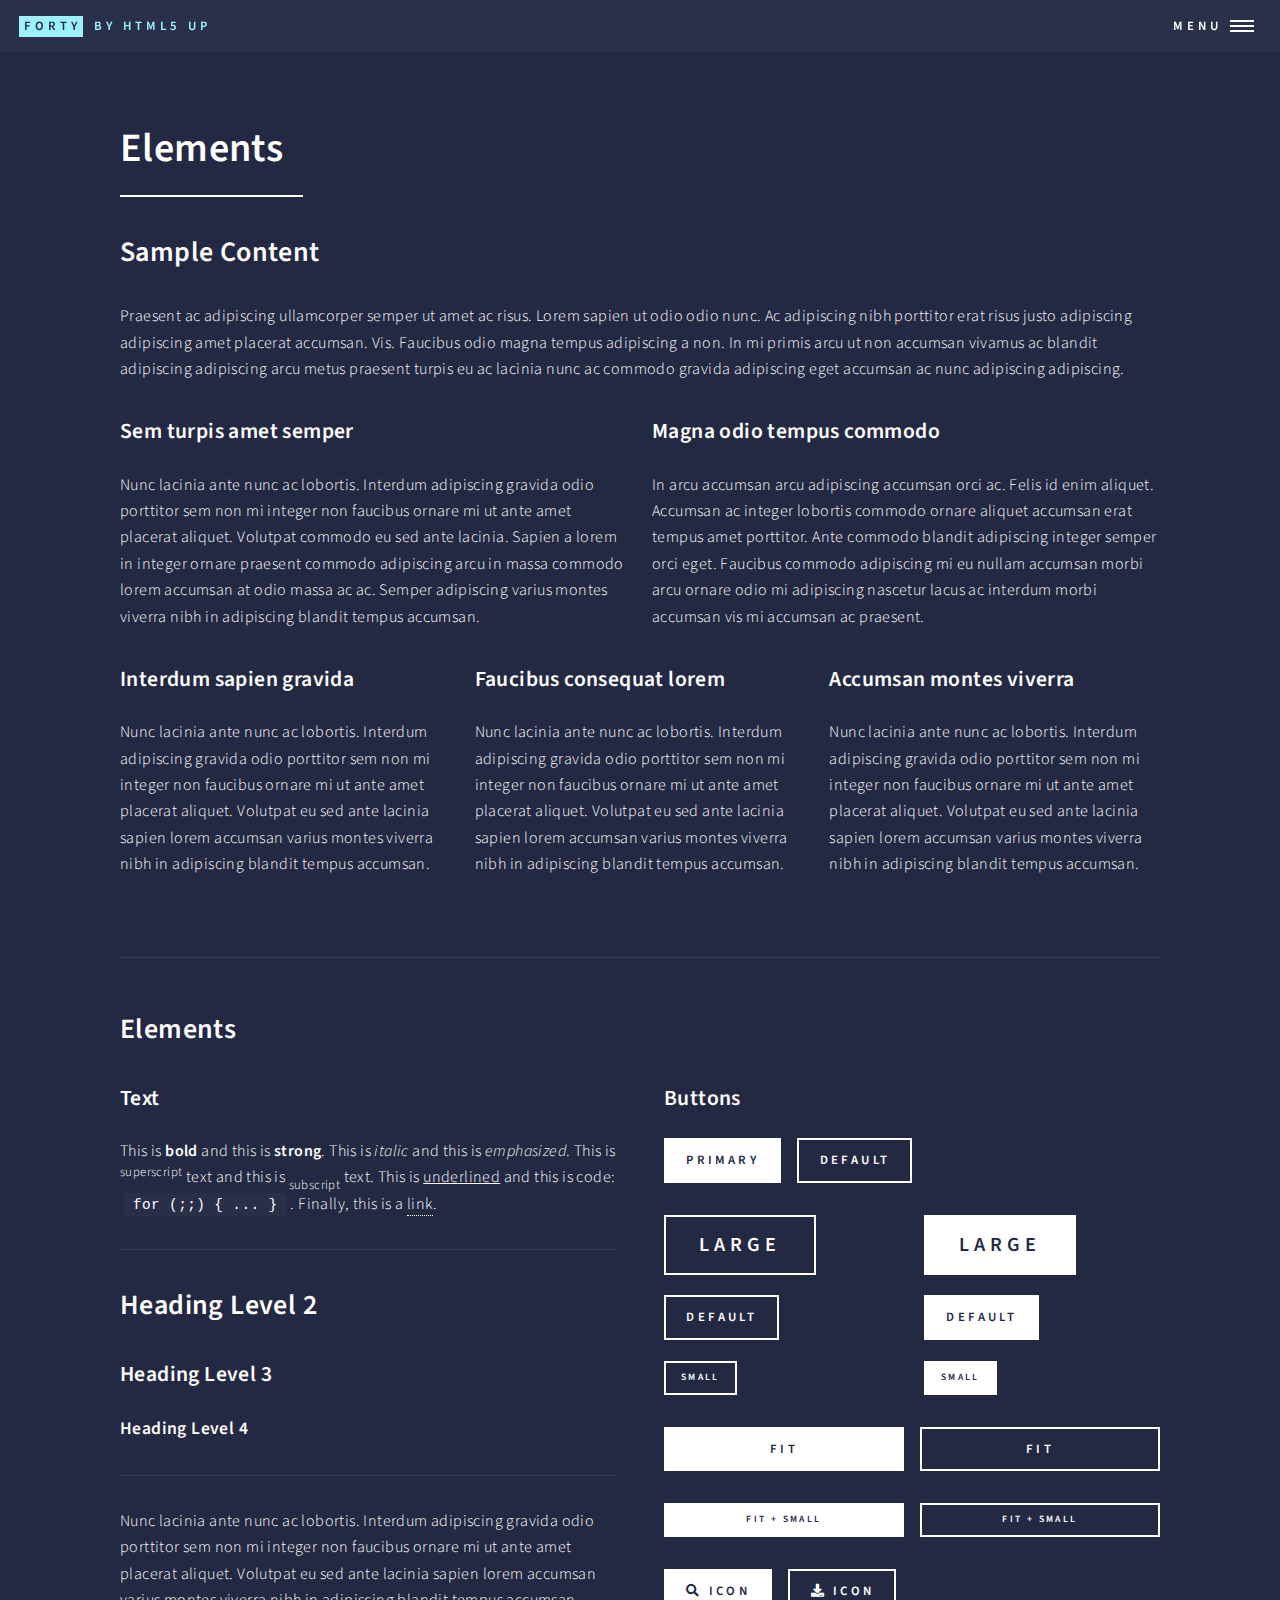
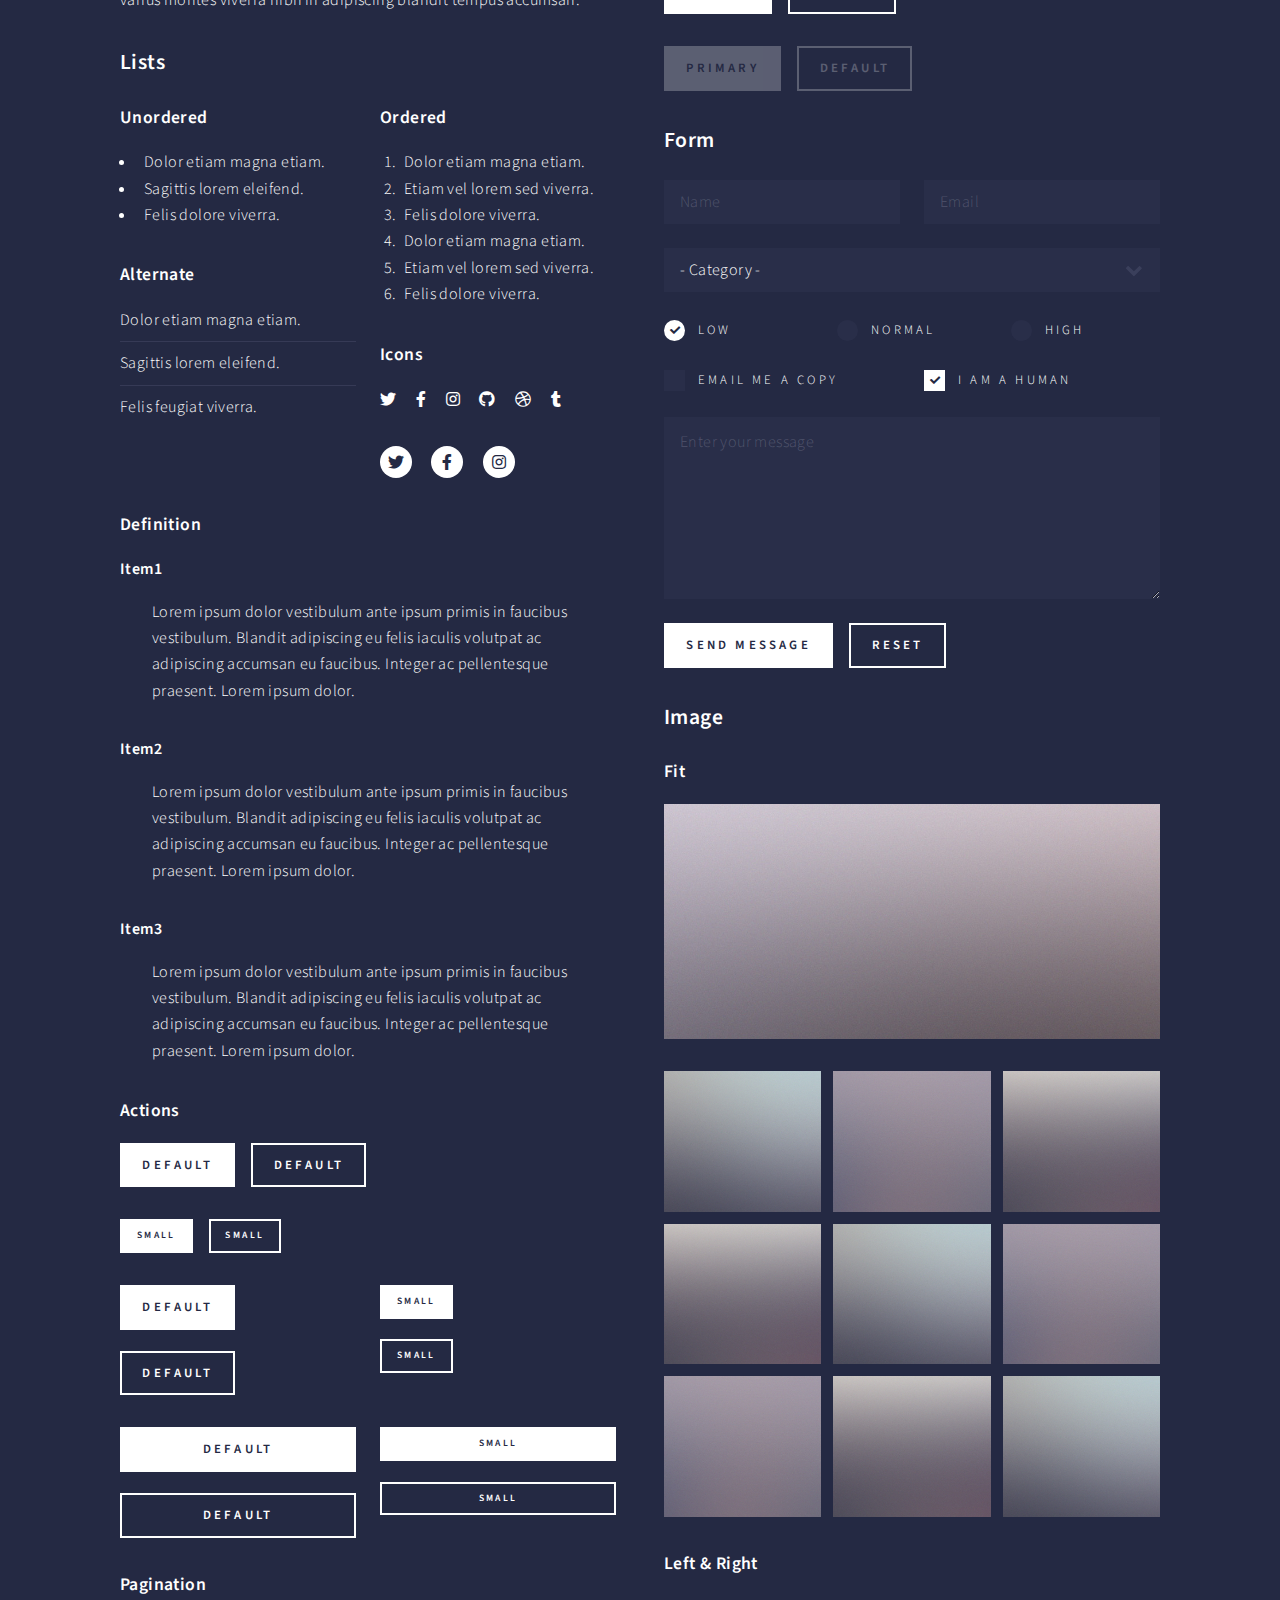
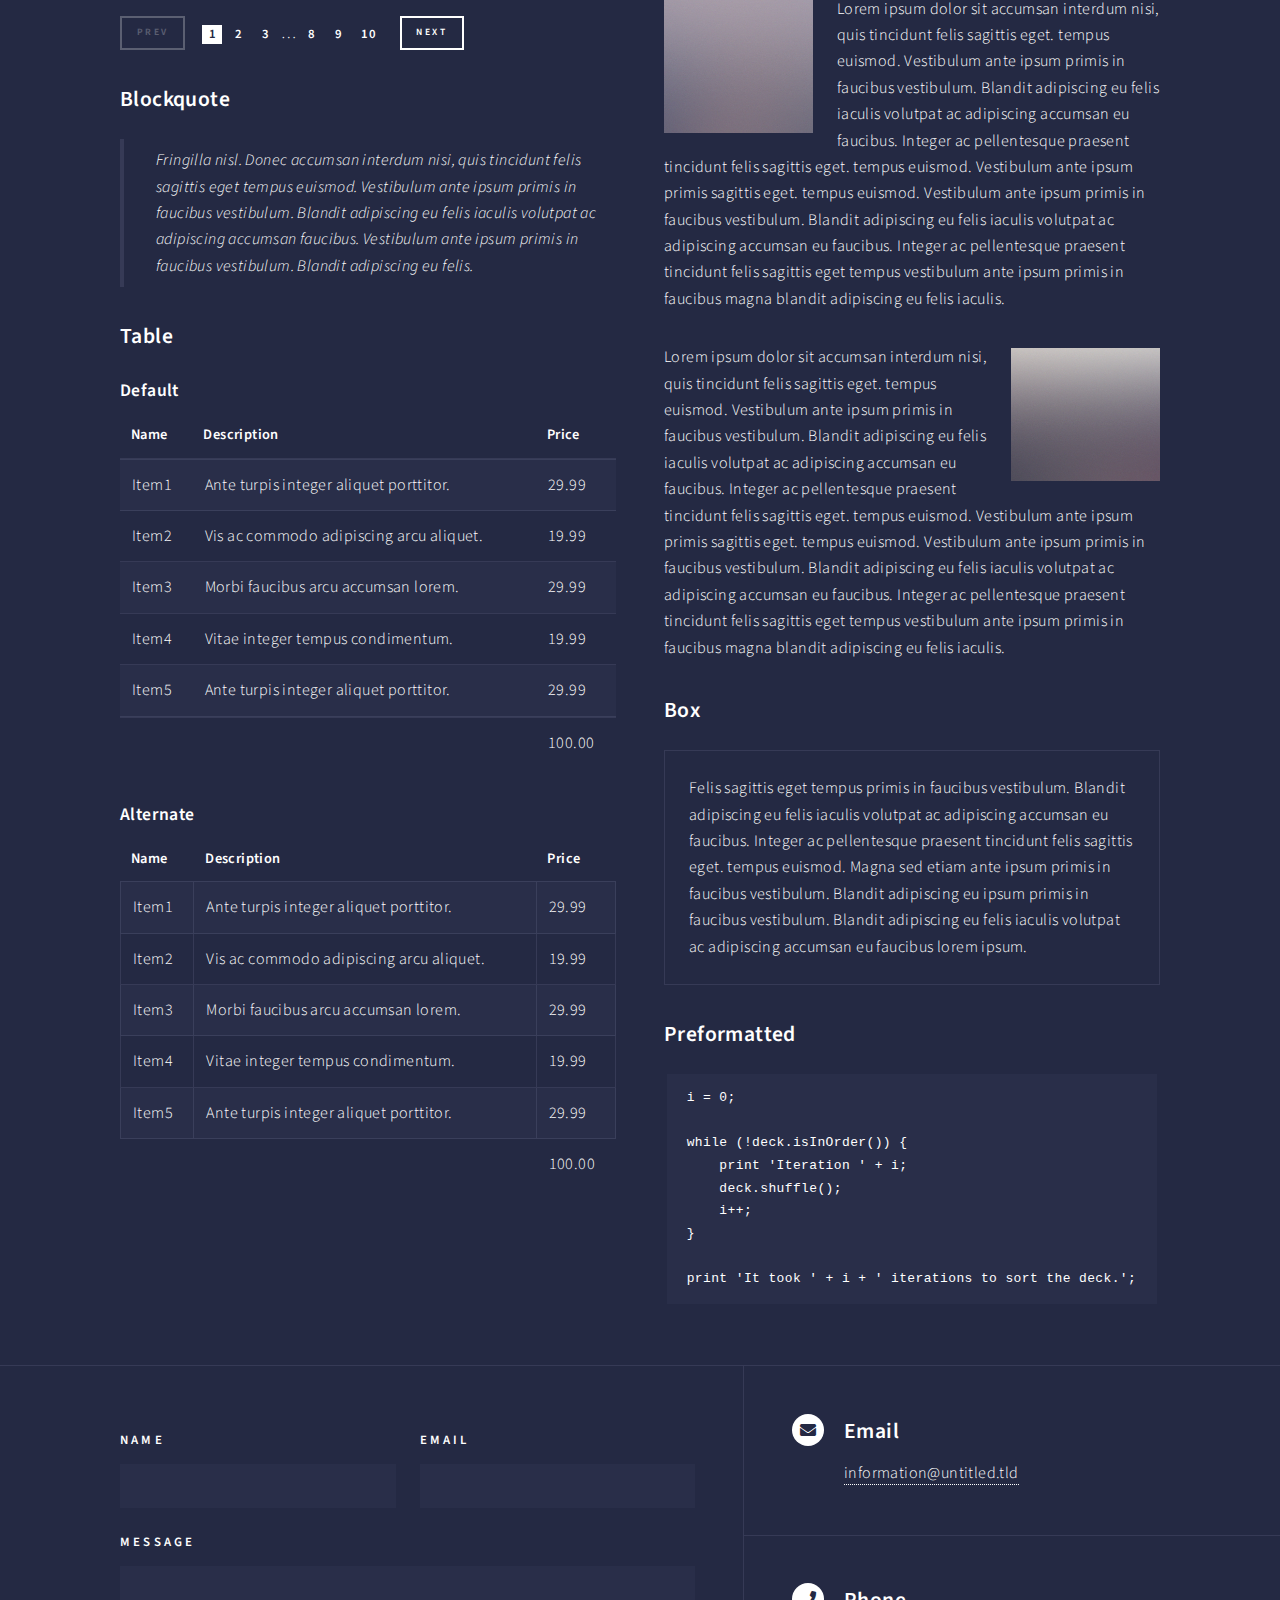
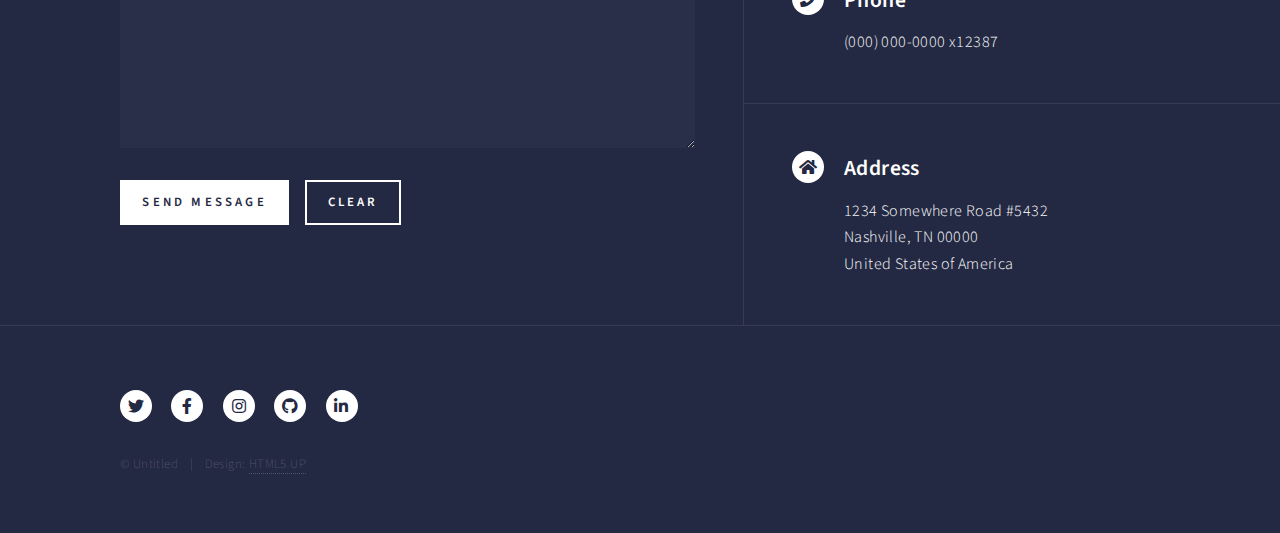
<file: elements.html>
<!DOCTYPE HTML>
<!--
	Forty by HTML5 UP
	html5up.net | @ajlkn
	Free for personal and commercial use under the CCA 3.0 license (html5up.net/license)
-->
<html>
	<head>
		<title>Elements - Forty by HTML5 UP</title>
		<meta charset="utf-8" />
		<meta name="viewport" content="width=device-width, initial-scale=1, user-scalable=no" />
		<link rel="stylesheet" href="assets/css/main.css" />
		<noscript><link rel="stylesheet" href="assets/css/noscript.css" /></noscript>
	</head>
	<body class="is-preload">

		<!-- Wrapper -->
			<div id="wrapper">

				<!-- Header -->
					<header id="header">
						<a href="index.html" class="logo"><strong>Forty</strong> <span>by HTML5 UP</span></a>
						<nav>
							<a href="#menu">Menu</a>
						</nav>
					</header>

				<!-- Menu -->
					<nav id="menu">
						<ul class="links">
							<li><a href="index.html">Home</a></li>
							<li><a href="landing.html">Landing</a></li>
							<li><a href="generic.html">Generic</a></li>
							<li><a href="elements.html">Elements</a></li>
						</ul>
						<ul class="actions stacked">
							<li><a href="#" class="button primary fit">Get Started</a></li>
							<li><a href="#" class="button fit">Log In</a></li>
						</ul>
					</nav>

				<!-- Main -->
					<div id="main" class="alt">

						<!-- One -->
							<section id="one">
								<div class="inner">
									<header class="major">
										<h1>Elements</h1>
									</header>

									<!-- Content -->
										<h2 id="content">Sample Content</h2>
										<p>Praesent ac adipiscing ullamcorper semper ut amet ac risus. Lorem sapien ut odio odio nunc. Ac adipiscing nibh porttitor erat risus justo adipiscing adipiscing amet placerat accumsan. Vis. Faucibus odio magna tempus adipiscing a non. In mi primis arcu ut non accumsan vivamus ac blandit adipiscing adipiscing arcu metus praesent turpis eu ac lacinia nunc ac commodo gravida adipiscing eget accumsan ac nunc adipiscing adipiscing.</p>
										<div class="row">
											<div class="col-6 col-12-small">
												<h3>Sem turpis amet semper</h3>
												<p>Nunc lacinia ante nunc ac lobortis. Interdum adipiscing gravida odio porttitor sem non mi integer non faucibus ornare mi ut ante amet placerat aliquet. Volutpat commodo eu sed ante lacinia. Sapien a lorem in integer ornare praesent commodo adipiscing arcu in massa commodo lorem accumsan at odio massa ac ac. Semper adipiscing varius montes viverra nibh in adipiscing blandit tempus accumsan.</p>
											</div>
											<div class="col-6 col-12-small">
												<h3>Magna odio tempus commodo</h3>
												<p>In arcu accumsan arcu adipiscing accumsan orci ac. Felis id enim aliquet. Accumsan ac integer lobortis commodo ornare aliquet accumsan erat tempus amet porttitor. Ante commodo blandit adipiscing integer semper orci eget. Faucibus commodo adipiscing mi eu nullam accumsan morbi arcu ornare odio mi adipiscing nascetur lacus ac interdum morbi accumsan vis mi accumsan ac praesent.</p>
											</div>
											<!-- Break -->
											<div class="col-4 col-12-medium">
												<h3>Interdum sapien gravida</h3>
												<p>Nunc lacinia ante nunc ac lobortis. Interdum adipiscing gravida odio porttitor sem non mi integer non faucibus ornare mi ut ante amet placerat aliquet. Volutpat eu sed ante lacinia sapien lorem accumsan varius montes viverra nibh in adipiscing blandit tempus accumsan.</p>
											</div>
											<div class="col-4 col-12-medium">
												<h3>Faucibus consequat lorem</h3>
												<p>Nunc lacinia ante nunc ac lobortis. Interdum adipiscing gravida odio porttitor sem non mi integer non faucibus ornare mi ut ante amet placerat aliquet. Volutpat eu sed ante lacinia sapien lorem accumsan varius montes viverra nibh in adipiscing blandit tempus accumsan.</p>
											</div>
											<div class="col-4 col-12-medium">
												<h3>Accumsan montes viverra</h3>
												<p>Nunc lacinia ante nunc ac lobortis. Interdum adipiscing gravida odio porttitor sem non mi integer non faucibus ornare mi ut ante amet placerat aliquet. Volutpat eu sed ante lacinia sapien lorem accumsan varius montes viverra nibh in adipiscing blandit tempus accumsan.</p>
											</div>
										</div>

									<hr class="major" />

									<!-- Elements -->
										<h2 id="elements">Elements</h2>
										<div class="row gtr-200">
											<div class="col-6 col-12-medium">

												<!-- Text stuff -->
													<h3>Text</h3>
													<p>This is <b>bold</b> and this is <strong>strong</strong>. This is <i>italic</i> and this is <em>emphasized</em>.
													This is <sup>superscript</sup> text and this is <sub>subscript</sub> text.
													This is <u>underlined</u> and this is code: <code>for (;;) { ... }</code>.
													Finally, this is a <a href="#">link</a>.</p>
													<hr />
													<h2>Heading Level 2</h2>
													<h3>Heading Level 3</h3>
													<h4>Heading Level 4</h4>
													<hr />
													<p>Nunc lacinia ante nunc ac lobortis. Interdum adipiscing gravida odio porttitor sem non mi integer non faucibus ornare mi ut ante amet placerat aliquet. Volutpat eu sed ante lacinia sapien lorem accumsan varius montes viverra nibh in adipiscing blandit tempus accumsan.</p>

												<!-- Lists -->
													<h3>Lists</h3>
													<div class="row">
														<div class="col-6 col-12-small">

															<h4>Unordered</h4>
															<ul>
																<li>Dolor etiam magna etiam.</li>
																<li>Sagittis lorem eleifend.</li>
																<li>Felis dolore viverra.</li>
															</ul>

															<h4>Alternate</h4>
															<ul class="alt">
																<li>Dolor etiam magna etiam.</li>
																<li>Sagittis lorem eleifend.</li>
																<li>Felis feugiat viverra.</li>
															</ul>

														</div>
														<div class="col-6 col-12-small">

															<h4>Ordered</h4>
															<ol>
																<li>Dolor etiam magna etiam.</li>
																<li>Etiam vel lorem sed viverra.</li>
																<li>Felis dolore viverra.</li>
																<li>Dolor etiam magna etiam.</li>
																<li>Etiam vel lorem sed viverra.</li>
																<li>Felis dolore viverra.</li>
															</ol>

															<h4>Icons</h4>
															<ul class="icons">
																<li><a href="#" class="icon brands fa-twitter"><span class="label">Twitter</span></a></li>
																<li><a href="#" class="icon brands fa-facebook-f"><span class="label">Facebook</span></a></li>
																<li><a href="#" class="icon brands fa-instagram"><span class="label">Instagram</span></a></li>
																<li><a href="#" class="icon brands fa-github"><span class="label">Github</span></a></li>
																<li><a href="#" class="icon brands fa-dribbble"><span class="label">Dribbble</span></a></li>
																<li><a href="#" class="icon brands fa-tumblr"><span class="label">Tumblr</span></a></li>
															</ul>
															<ul class="icons">
																<li><a href="#" class="icon brands alt fa-twitter"><span class="label">Twitter</span></a></li>
																<li><a href="#" class="icon brands alt fa-facebook-f"><span class="label">Facebook</span></a></li>
																<li><a href="#" class="icon brands alt fa-instagram"><span class="label">Instagram</span></a></li>
															</ul>

														</div>
													</div>
													<h4>Definition</h4>
													<dl>
														<dt>Item1</dt>
														<dd>
															<p>Lorem ipsum dolor vestibulum ante ipsum primis in faucibus vestibulum. Blandit adipiscing eu felis iaculis volutpat ac adipiscing accumsan eu faucibus. Integer ac pellentesque praesent. Lorem ipsum dolor.</p>
														</dd>
														<dt>Item2</dt>
														<dd>
															<p>Lorem ipsum dolor vestibulum ante ipsum primis in faucibus vestibulum. Blandit adipiscing eu felis iaculis volutpat ac adipiscing accumsan eu faucibus. Integer ac pellentesque praesent. Lorem ipsum dolor.</p>
														</dd>
														<dt>Item3</dt>
														<dd>
															<p>Lorem ipsum dolor vestibulum ante ipsum primis in faucibus vestibulum. Blandit adipiscing eu felis iaculis volutpat ac adipiscing accumsan eu faucibus. Integer ac pellentesque praesent. Lorem ipsum dolor.</p>
														</dd>
													</dl>

													<h4>Actions</h4>
													<ul class="actions">
														<li><a href="#" class="button primary">Default</a></li>
														<li><a href="#" class="button">Default</a></li>
													</ul>
													<ul class="actions small">
														<li><a href="#" class="button primary small">Small</a></li>
														<li><a href="#" class="button small">Small</a></li>
													</ul>
													<div class="row">
														<div class="col-6 col-12-small">
															<ul class="actions stacked">
																<li><a href="#" class="button primary">Default</a></li>
																<li><a href="#" class="button">Default</a></li>
															</ul>
														</div>
														<div class="col-6 col-12-small">
															<ul class="actions stacked">
																<li><a href="#" class="button primary small">Small</a></li>
																<li><a href="#" class="button small">Small</a></li>
															</ul>
														</div>
														<div class="col-6 col-12-small">
															<ul class="actions stacked">
																<li><a href="#" class="button primary fit">Default</a></li>
																<li><a href="#" class="button fit">Default</a></li>
															</ul>
														</div>
														<div class="col-6 col-12-small">
															<ul class="actions stacked">
																<li><a href="#" class="button primary small fit">Small</a></li>
																<li><a href="#" class="button small fit">Small</a></li>
															</ul>
														</div>
													</div>

													<h4>Pagination</h4>
													<ul class="pagination">
														<li><span class="button small disabled">Prev</span></li>
														<li><a href="#" class="page active">1</a></li>
														<li><a href="#" class="page">2</a></li>
														<li><a href="#" class="page">3</a></li>
														<li><span>&hellip;</span></li>
														<li><a href="#" class="page">8</a></li>
														<li><a href="#" class="page">9</a></li>
														<li><a href="#" class="page">10</a></li>
														<li><a href="#" class="button small">Next</a></li>
													</ul>

												<!-- Blockquote -->
													<h3>Blockquote</h3>
													<blockquote>Fringilla nisl. Donec accumsan interdum nisi, quis tincidunt felis sagittis eget tempus euismod. Vestibulum ante ipsum primis in faucibus vestibulum. Blandit adipiscing eu felis iaculis volutpat ac adipiscing accumsan faucibus. Vestibulum ante ipsum primis in faucibus vestibulum. Blandit adipiscing eu felis.</blockquote>

												<!-- Table -->
													<h3>Table</h3>

													<h4>Default</h4>
													<div class="table-wrapper">
														<table>
															<thead>
																<tr>
																	<th>Name</th>
																	<th>Description</th>
																	<th>Price</th>
																</tr>
															</thead>
															<tbody>
																<tr>
																	<td>Item1</td>
																	<td>Ante turpis integer aliquet porttitor.</td>
																	<td>29.99</td>
																</tr>
																<tr>
																	<td>Item2</td>
																	<td>Vis ac commodo adipiscing arcu aliquet.</td>
																	<td>19.99</td>
																</tr>
																<tr>
																	<td>Item3</td>
																	<td> Morbi faucibus arcu accumsan lorem.</td>
																	<td>29.99</td>
																</tr>
																<tr>
																	<td>Item4</td>
																	<td>Vitae integer tempus condimentum.</td>
																	<td>19.99</td>
																</tr>
																<tr>
																	<td>Item5</td>
																	<td>Ante turpis integer aliquet porttitor.</td>
																	<td>29.99</td>
																</tr>
															</tbody>
															<tfoot>
																<tr>
																	<td colspan="2"></td>
																	<td>100.00</td>
																</tr>
															</tfoot>
														</table>
													</div>

													<h4>Alternate</h4>
													<div class="table-wrapper">
														<table class="alt">
															<thead>
																<tr>
																	<th>Name</th>
																	<th>Description</th>
																	<th>Price</th>
																</tr>
															</thead>
															<tbody>
																<tr>
																	<td>Item1</td>
																	<td>Ante turpis integer aliquet porttitor.</td>
																	<td>29.99</td>
																</tr>
																<tr>
																	<td>Item2</td>
																	<td>Vis ac commodo adipiscing arcu aliquet.</td>
																	<td>19.99</td>
																</tr>
																<tr>
																	<td>Item3</td>
																	<td> Morbi faucibus arcu accumsan lorem.</td>
																	<td>29.99</td>
																</tr>
																<tr>
																	<td>Item4</td>
																	<td>Vitae integer tempus condimentum.</td>
																	<td>19.99</td>
																</tr>
																<tr>
																	<td>Item5</td>
																	<td>Ante turpis integer aliquet porttitor.</td>
																	<td>29.99</td>
																</tr>
															</tbody>
															<tfoot>
																<tr>
																	<td colspan="2"></td>
																	<td>100.00</td>
																</tr>
															</tfoot>
														</table>
													</div>

											</div>
											<div class="col-6 col-12-medium">

												<!-- Buttons -->
													<h3>Buttons</h3>
													<ul class="actions">
														<li><a href="#" class="button primary">Primary</a></li>
														<li><a href="#" class="button">Default</a></li>
													</ul>
													<div class="row">
														<div class="col-6 col-12-xsmall">
															<ul class="actions stacked">
																<li><a href="#" class="button large">Large</a></li>
																<li><a href="#" class="button">Default</a></li>
																<li><a href="#" class="button small">Small</a></li>
															</ul>
														</div>
														<div class="col-6 col-12-xsmall">
															<ul class="actions stacked">
																<li><a href="#" class="button primary large">Large</a></li>
																<li><a href="#" class="button primary">Default</a></li>
																<li><a href="#" class="button primary small">Small</a></li>
															</ul>
														</div>
													</div>
													<ul class="actions fit">
														<li><a href="#" class="button primary fit">Fit</a></li>
														<li><a href="#" class="button fit">Fit</a></li>
													</ul>
													<ul class="actions fit small">
														<li><a href="#" class="button primary fit small">Fit + Small</a></li>
														<li><a href="#" class="button fit small">Fit + Small</a></li>
													</ul>
													<ul class="actions">
														<li><a href="#" class="button primary icon solid fa-search">Icon</a></li>
														<li><a href="#" class="button icon solid fa-download">Icon</a></li>
													</ul>
													<ul class="actions">
														<li><span class="button primary disabled">Primary</span></li>
														<li><span class="button disabled">Default</span></li>
													</ul>

												<!-- Form -->
													<h3>Form</h3>

													<form method="post" action="#">
														<div class="row gtr-uniform">
															<div class="col-6 col-12-xsmall">
																<input type="text" name="demo-name" id="demo-name" value="" placeholder="Name" />
															</div>
															<div class="col-6 col-12-xsmall">
																<input type="email" name="demo-email" id="demo-email" value="" placeholder="Email" />
															</div>
															<!-- Break -->
															<div class="col-12">
																<select name="demo-category" id="demo-category">
																	<option value="">- Category -</option>
																	<option value="1">Manufacturing</option>
																	<option value="1">Shipping</option>
																	<option value="1">Administration</option>
																	<option value="1">Human Resources</option>
																</select>
															</div>
															<!-- Break -->
															<div class="col-4 col-12-small">
																<input type="radio" id="demo-priority-low" name="demo-priority" checked>
																<label for="demo-priority-low">Low</label>
															</div>
															<div class="col-4 col-12-small">
																<input type="radio" id="demo-priority-normal" name="demo-priority">
																<label for="demo-priority-normal">Normal</label>
															</div>
															<div class="col-4 col-12-small">
																<input type="radio" id="demo-priority-high" name="demo-priority">
																<label for="demo-priority-high">High</label>
															</div>
															<!-- Break -->
															<div class="col-6 col-12-small">
																<input type="checkbox" id="demo-copy" name="demo-copy">
																<label for="demo-copy">Email me a copy</label>
															</div>
															<div class="col-6 col-12-small">
																<input type="checkbox" id="demo-human" name="demo-human" checked>
																<label for="demo-human">I am a human</label>
															</div>
															<!-- Break -->
															<div class="col-12">
																<textarea name="demo-message" id="demo-message" placeholder="Enter your message" rows="6"></textarea>
															</div>
															<!-- Break -->
															<div class="col-12">
																<ul class="actions">
																	<li><input type="submit" value="Send Message" class="primary" /></li>
																	<li><input type="reset" value="Reset" /></li>
																</ul>
															</div>
														</div>
													</form>

												<!-- Image -->
													<h3>Image</h3>

													<h4>Fit</h4>
													<span class="image fit"><img src="images/pic03.jpg" alt="" /></span>
													<div class="box alt">
														<div class="row gtr-50 gtr-uniform">
															<div class="col-4"><span class="image fit"><img src="images/pic08.jpg" alt="" /></span></div>
															<div class="col-4"><span class="image fit"><img src="images/pic09.jpg" alt="" /></span></div>
															<div class="col-4"><span class="image fit"><img src="images/pic10.jpg" alt="" /></span></div>
															<!-- Break -->
															<div class="col-4"><span class="image fit"><img src="images/pic10.jpg" alt="" /></span></div>
															<div class="col-4"><span class="image fit"><img src="images/pic08.jpg" alt="" /></span></div>
															<div class="col-4"><span class="image fit"><img src="images/pic09.jpg" alt="" /></span></div>
															<!-- Break -->
															<div class="col-4"><span class="image fit"><img src="images/pic09.jpg" alt="" /></span></div>
															<div class="col-4"><span class="image fit"><img src="images/pic10.jpg" alt="" /></span></div>
															<div class="col-4"><span class="image fit"><img src="images/pic08.jpg" alt="" /></span></div>
														</div>
													</div>

													<h4>Left &amp; Right</h4>
													<p><span class="image left"><img src="images/pic09.jpg" alt="" /></span>Lorem ipsum dolor sit accumsan interdum nisi, quis tincidunt felis sagittis eget. tempus euismod. Vestibulum ante ipsum primis in faucibus vestibulum. Blandit adipiscing eu felis iaculis volutpat ac adipiscing accumsan eu faucibus. Integer ac pellentesque praesent tincidunt felis sagittis eget. tempus euismod. Vestibulum ante ipsum primis sagittis eget. tempus euismod. Vestibulum ante ipsum primis in faucibus vestibulum. Blandit adipiscing eu felis iaculis volutpat ac adipiscing accumsan eu faucibus. Integer ac pellentesque praesent tincidunt felis sagittis eget tempus vestibulum ante ipsum primis in faucibus magna blandit adipiscing eu felis iaculis.</p>
													<p><span class="image right"><img src="images/pic10.jpg" alt="" /></span>Lorem ipsum dolor sit accumsan interdum nisi, quis tincidunt felis sagittis eget. tempus euismod. Vestibulum ante ipsum primis in faucibus vestibulum. Blandit adipiscing eu felis iaculis volutpat ac adipiscing accumsan eu faucibus. Integer ac pellentesque praesent tincidunt felis sagittis eget. tempus euismod. Vestibulum ante ipsum primis sagittis eget. tempus euismod. Vestibulum ante ipsum primis in faucibus vestibulum. Blandit adipiscing eu felis iaculis volutpat ac adipiscing accumsan eu faucibus. Integer ac pellentesque praesent tincidunt felis sagittis eget tempus vestibulum ante ipsum primis in faucibus magna blandit adipiscing eu felis iaculis.</p>

												<!-- Box -->
													<h3>Box</h3>
													<div class="box">
														<p>Felis sagittis eget tempus primis in faucibus vestibulum. Blandit adipiscing eu felis iaculis volutpat ac adipiscing accumsan eu faucibus. Integer ac pellentesque praesent tincidunt felis sagittis eget. tempus euismod. Magna sed etiam ante ipsum primis in faucibus vestibulum. Blandit adipiscing eu ipsum primis in faucibus vestibulum. Blandit adipiscing eu felis iaculis volutpat ac adipiscing accumsan eu faucibus lorem ipsum.</p>
													</div>

												<!-- Preformatted Code -->
													<h3>Preformatted</h3>
													<pre><code>i = 0;

while (!deck.isInOrder()) {
    print 'Iteration ' + i;
    deck.shuffle();
    i++;
}

print 'It took ' + i + ' iterations to sort the deck.';
</code></pre>

											</div>
										</div>

								</div>
							</section>

					</div>

				<!-- Contact -->
					<section id="contact">
						<div class="inner">
							<section>
								<form method="post" action="#">
									<div class="fields">
										<div class="field half">
											<label for="name">Name</label>
											<input type="text" name="name" id="name" />
										</div>
										<div class="field half">
											<label for="email">Email</label>
											<input type="text" name="email" id="email" />
										</div>
										<div class="field">
											<label for="message">Message</label>
											<textarea name="message" id="message" rows="6"></textarea>
										</div>
									</div>
									<ul class="actions">
										<li><input type="submit" value="Send Message" class="primary" /></li>
										<li><input type="reset" value="Clear" /></li>
									</ul>
								</form>
							</section>
							<section class="split">
								<section>
									<div class="contact-method">
										<span class="icon solid alt fa-envelope"></span>
										<h3>Email</h3>
										<a href="#">information@untitled.tld</a>
									</div>
								</section>
								<section>
									<div class="contact-method">
										<span class="icon solid alt fa-phone"></span>
										<h3>Phone</h3>
										<span>(000) 000-0000 x12387</span>
									</div>
								</section>
								<section>
									<div class="contact-method">
										<span class="icon solid alt fa-home"></span>
										<h3>Address</h3>
										<span>1234 Somewhere Road #5432<br />
										Nashville, TN 00000<br />
										United States of America</span>
									</div>
								</section>
							</section>
						</div>
					</section>

				<!-- Footer -->
					<footer id="footer">
						<div class="inner">
							<ul class="icons">
								<li><a href="#" class="icon brands alt fa-twitter"><span class="label">Twitter</span></a></li>
								<li><a href="#" class="icon brands alt fa-facebook-f"><span class="label">Facebook</span></a></li>
								<li><a href="#" class="icon brands alt fa-instagram"><span class="label">Instagram</span></a></li>
								<li><a href="#" class="icon brands alt fa-github"><span class="label">GitHub</span></a></li>
								<li><a href="#" class="icon brands alt fa-linkedin-in"><span class="label">LinkedIn</span></a></li>
							</ul>
							<ul class="copyright">
								<li>&copy; Untitled</li><li>Design: <a href="https://html5up.net">HTML5 UP</a></li>
							</ul>
						</div>
					</footer>

			</div>

		<!-- Scripts -->
			<script src="assets/js/jquery.min.js"></script>
			<script src="assets/js/jquery.scrolly.min.js"></script>
			<script src="assets/js/jquery.scrollex.min.js"></script>
			<script src="assets/js/browser.min.js"></script>
			<script src="assets/js/breakpoints.min.js"></script>
			<script src="assets/js/util.js"></script>
			<script src="assets/js/main.js"></script>

	</body>
</html>
</file>
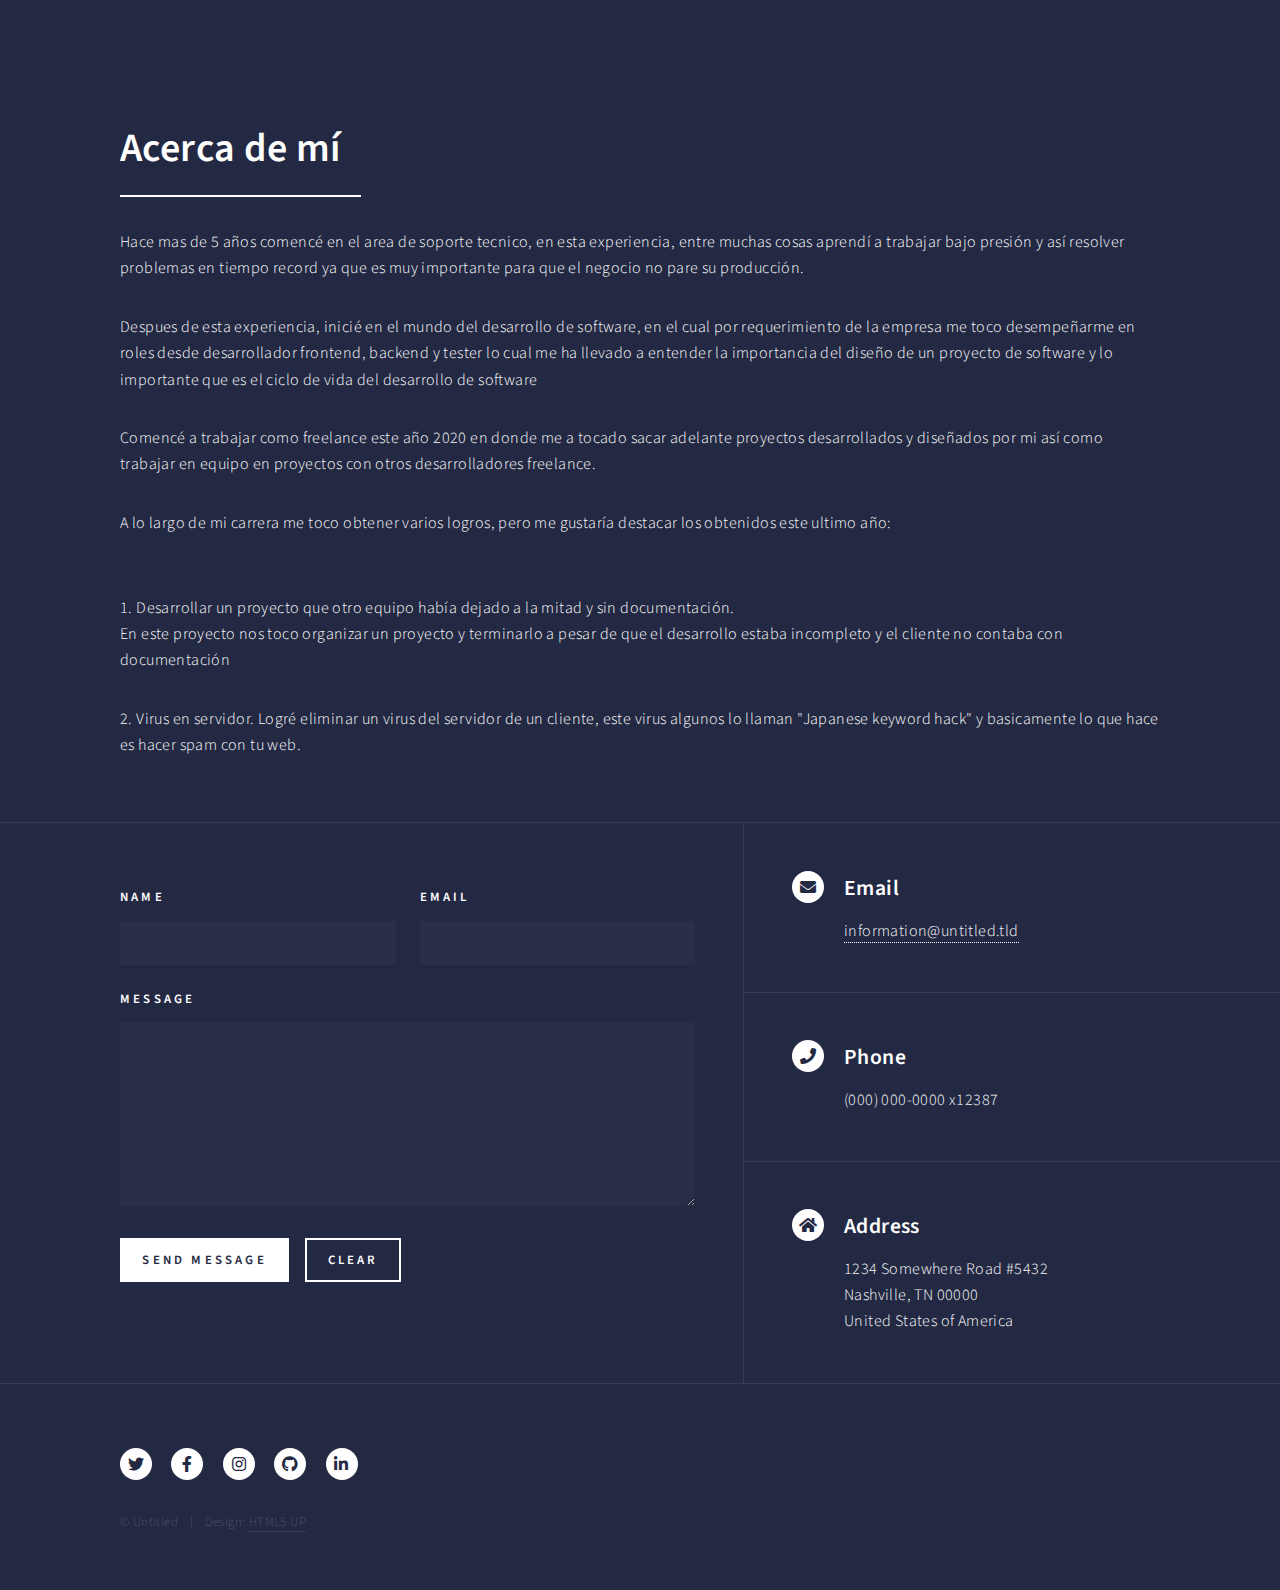
<file: generic.html>
<!DOCTYPE HTML>
<!--
	Forty by HTML5 UP
	html5up.net | @ajlkn
	Free for personal and commercial use under the CCA 3.0 license (html5up.net/license)
-->
<html>
	<head>
		<meta charset="utf-8" />
		<meta name="viewport" content="width=device-width, initial-scale=1, user-scalable=no" />
		<link rel="stylesheet" href="assets/css/main.css" />
		<noscript><link rel="stylesheet" href="assets/css/noscript.css" /></noscript>
		<title>Luis Ortega | Acerca de mí</title>
	</head>
	<body class="is-preload">

		<!-- Wrapper -->
			<div id="wrapper">

				<!-- Header -->
					

				<!-- Menu -->
					<nav id="menu">
						<ul class="links">
							<li><a href="index.html">Inicio</a></li>
							<li><a href="#contact">Contacto</a></li>
					
					</nav>

				<!-- Main -->
					<div id="main" class="alt">

						<!-- One -->
							<section id="one">
								<div class="inner">
									<header class="major">
										<h1>Acerca de mí</h1>
									</header>
									<p>Hace mas de 5 años comencé en el area de soporte tecnico, en esta experiencia, entre muchas cosas aprendí a trabajar bajo presión y así resolver problemas en tiempo record ya que es muy importante para que el negocio no pare su producción.</p>
									<p>Despues de esta experiencia, inicié en el mundo del desarrollo de software, en el cual por requerimiento de la empresa me toco desempeñarme en roles desde desarrollador frontend, backend y tester lo cual me ha llevado a entender la importancia del diseño de un proyecto de software y lo importante que es el ciclo de vida del desarrollo de software</p>
									<p>Comencé a trabajar como freelance este año 2020 en donde me a tocado sacar adelante proyectos desarrollados y diseñados por mi así como trabajar en equipo en proyectos con otros desarrolladores freelance.</p>
									<p>A lo largo de mi carrera me toco obtener varios logros, pero me gustaría destacar los obtenidos este ultimo año:</p>
									<br>
									<p>1. Desarrollar un proyecto que otro equipo había dejado a la mitad y sin documentación.<br>
									En este proyecto nos toco organizar un proyecto y terminarlo a pesar de que el desarrollo estaba incompleto y el cliente no contaba con documentación</p>
									<p>2. Virus en servidor.
									Logré eliminar un virus del servidor de un cliente, este virus algunos lo llaman "Japanese keyword hack" y basicamente lo que hace es hacer spam con tu web.
									</p>
								</div>
							</section>

					</div>

				<!-- Contact -->
					<section id="contact">
						<div class="inner">
							<section>
								<form method="post" action="#">
									<div class="fields">
										<div class="field half">
											<label for="name">Name</label>
											<input type="text" name="name" id="name" />
										</div>
										<div class="field half">
											<label for="email">Email</label>
											<input type="text" name="email" id="email" />
										</div>
										<div class="field">
											<label for="message">Message</label>
											<textarea name="message" id="message" rows="6"></textarea>
										</div>
									</div>
									<ul class="actions">
										<li><input type="submit" value="Send Message" class="primary" /></li>
										<li><input type="reset" value="Clear" /></li>
									</ul>
								</form>
							</section>
							<section class="split">
								<section>
									<div class="contact-method">
										<span class="icon solid alt fa-envelope"></span>
										<h3>Email</h3>
										<a href="#">information@untitled.tld</a>
									</div>
								</section>
								<section>
									<div class="contact-method">
										<span class="icon solid alt fa-phone"></span>
										<h3>Phone</h3>
										<span>(000) 000-0000 x12387</span>
									</div>
								</section>
								<section>
									<div class="contact-method">
										<span class="icon solid alt fa-home"></span>
										<h3>Address</h3>
										<span>1234 Somewhere Road #5432<br />
										Nashville, TN 00000<br />
										United States of America</span>
									</div>
								</section>
							</section>
						</div>
					</section>

				<!-- Footer -->
					<footer id="footer">
						<div class="inner">
							<ul class="icons">
								<li><a href="#" class="icon brands alt fa-twitter"><span class="label">Twitter</span></a></li>
								<li><a href="#" class="icon brands alt fa-facebook-f"><span class="label">Facebook</span></a></li>
								<li><a href="#" class="icon brands alt fa-instagram"><span class="label">Instagram</span></a></li>
								<li><a href="#" class="icon brands alt fa-github"><span class="label">GitHub</span></a></li>
								<li><a href="#" class="icon brands alt fa-linkedin-in"><span class="label">LinkedIn</span></a></li>
							</ul>
							<ul class="copyright">
								<li>&copy; Untitled</li><li>Design: <a href="https://html5up.net">HTML5 UP</a></li>
							</ul>
						</div>
					</footer>

			</div>

		<!-- Scripts -->
			<script src="assets/js/jquery.min.js"></script>
			<script src="assets/js/jquery.scrolly.min.js"></script>
			<script src="assets/js/jquery.scrollex.min.js"></script>
			<script src="assets/js/browser.min.js"></script>
			<script src="assets/js/breakpoints.min.js"></script>
			<script src="assets/js/util.js"></script>
			<script src="assets/js/main.js"></script>

	</body>
</html>
</file>
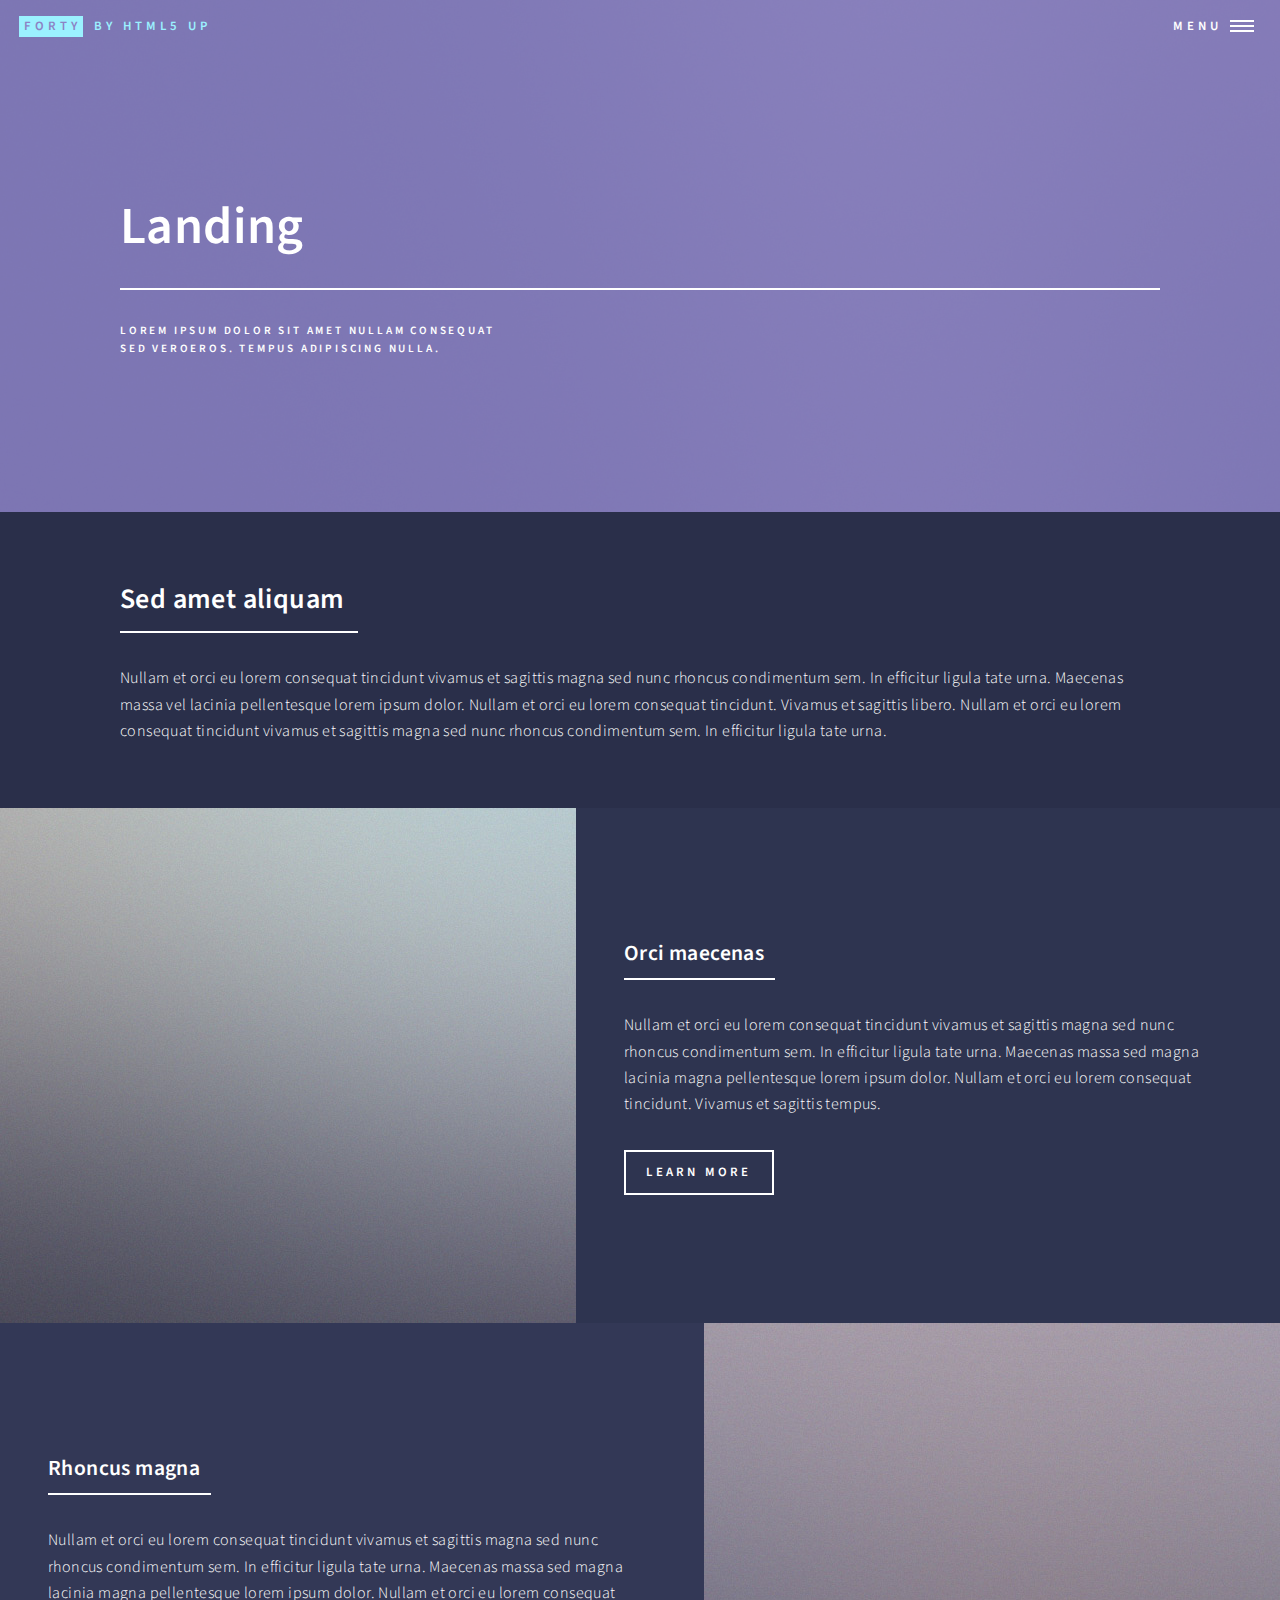
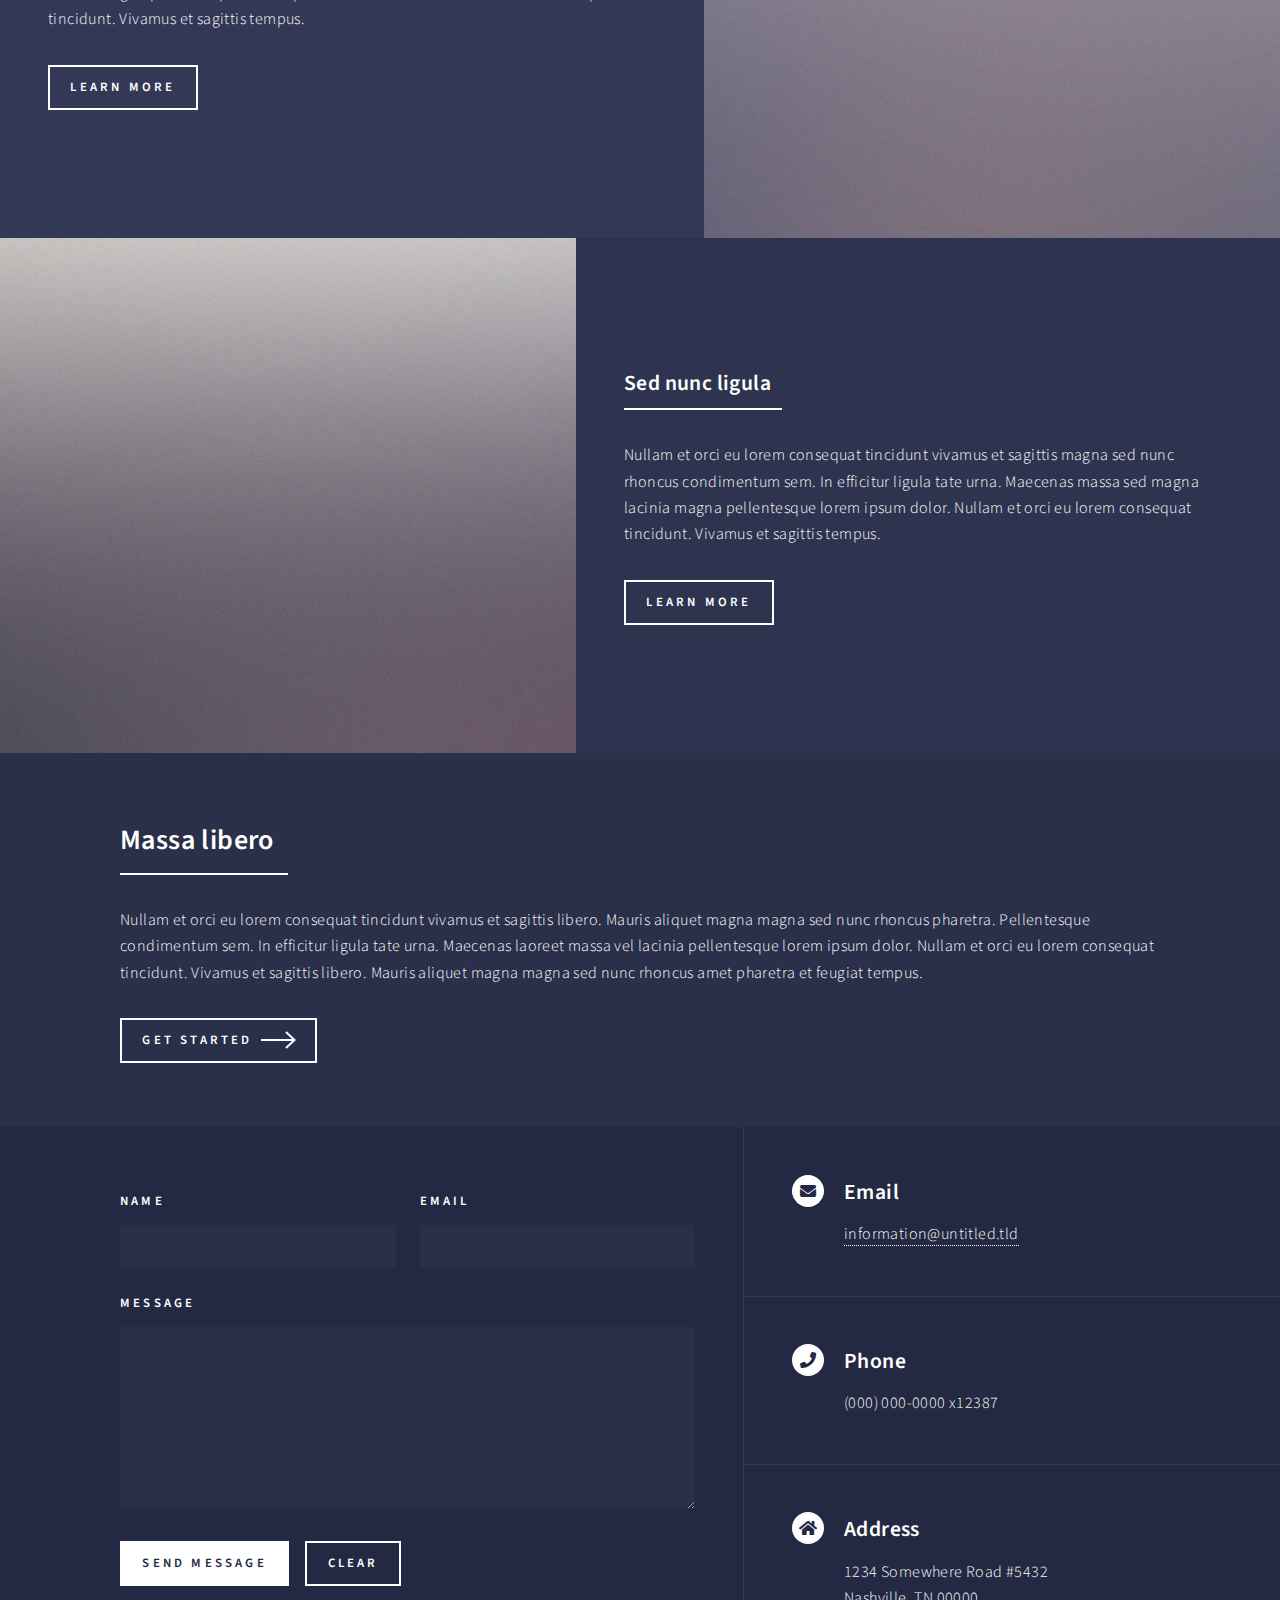
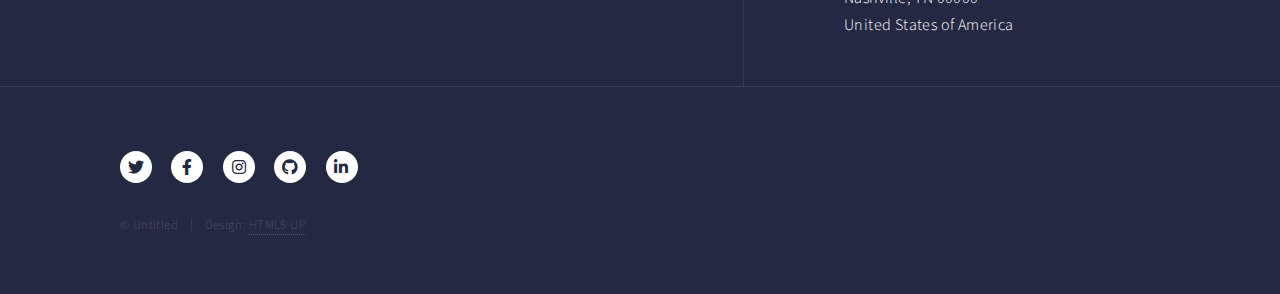
<file: landing.html>
<!DOCTYPE HTML>
<!--
	Forty by HTML5 UP
	html5up.net | @ajlkn
	Free for personal and commercial use under the CCA 3.0 license (html5up.net/license)
-->
<html>
	<head>
		<title>Landing - Forty by HTML5 UP</title>
		<meta charset="utf-8" />
		<meta name="viewport" content="width=device-width, initial-scale=1, user-scalable=no" />
		<link rel="stylesheet" href="assets/css/main.css" />
		<noscript><link rel="stylesheet" href="assets/css/noscript.css" /></noscript>
	</head>
	<body class="is-preload">

		<!-- Wrapper -->
			<div id="wrapper">

				<!-- Header -->
				<!-- Note: The "styleN" class below should match that of the banner element. -->
					<header id="header" class="alt style2">
						<a href="index.html" class="logo"><strong>Forty</strong> <span>by HTML5 UP</span></a>
						<nav>
							<a href="#menu">Menu</a>
						</nav>
					</header>

				<!-- Menu -->
					<nav id="menu">
						<ul class="links">
							<li><a href="index.html">Home</a></li>
							<li><a href="landing.html">Landing</a></li>
							<li><a href="generic.html">Generic</a></li>
							<li><a href="elements.html">Elements</a></li>
						</ul>
						<ul class="actions stacked">
							<li><a href="#" class="button primary fit">Get Started</a></li>
							<li><a href="#" class="button fit">Log In</a></li>
						</ul>
					</nav>

				<!-- Banner -->
				<!-- Note: The "styleN" class below should match that of the header element. -->
					<section id="banner" class="style2">
						<div class="inner">
							<span class="image">
								<img src="images/pic07.jpg" alt="" />
							</span>
							<header class="major">
								<h1>Landing</h1>
							</header>
							<div class="content">
								<p>Lorem ipsum dolor sit amet nullam consequat<br />
								sed veroeros. tempus adipiscing nulla.</p>
							</div>
						</div>
					</section>

				<!-- Main -->
					<div id="main">

						<!-- One -->
							<section id="one">
								<div class="inner">
									<header class="major">
										<h2>Sed amet aliquam</h2>
									</header>
									<p>Nullam et orci eu lorem consequat tincidunt vivamus et sagittis magna sed nunc rhoncus condimentum sem. In efficitur ligula tate urna. Maecenas massa vel lacinia pellentesque lorem ipsum dolor. Nullam et orci eu lorem consequat tincidunt. Vivamus et sagittis libero. Nullam et orci eu lorem consequat tincidunt vivamus et sagittis magna sed nunc rhoncus condimentum sem. In efficitur ligula tate urna.</p>
								</div>
							</section>

						<!-- Two -->
							<section id="two" class="spotlights">
								<section>
									<a href="generic.html" class="image">
										<img src="images/pic08.jpg" alt="" data-position="center center" />
									</a>
									<div class="content">
										<div class="inner">
											<header class="major">
												<h3>Orci maecenas</h3>
											</header>
											<p>Nullam et orci eu lorem consequat tincidunt vivamus et sagittis magna sed nunc rhoncus condimentum sem. In efficitur ligula tate urna. Maecenas massa sed magna lacinia magna pellentesque lorem ipsum dolor. Nullam et orci eu lorem consequat tincidunt. Vivamus et sagittis tempus.</p>
											<ul class="actions">
												<li><a href="generic.html" class="button">Learn more</a></li>
											</ul>
										</div>
									</div>
								</section>
								<section>
									<a href="generic.html" class="image">
										<img src="images/pic09.jpg" alt="" data-position="top center" />
									</a>
									<div class="content">
										<div class="inner">
											<header class="major">
												<h3>Rhoncus magna</h3>
											</header>
											<p>Nullam et orci eu lorem consequat tincidunt vivamus et sagittis magna sed nunc rhoncus condimentum sem. In efficitur ligula tate urna. Maecenas massa sed magna lacinia magna pellentesque lorem ipsum dolor. Nullam et orci eu lorem consequat tincidunt. Vivamus et sagittis tempus.</p>
											<ul class="actions">
												<li><a href="generic.html" class="button">Learn more</a></li>
											</ul>
										</div>
									</div>
								</section>
								<section>
									<a href="generic.html" class="image">
										<img src="images/pic10.jpg" alt="" data-position="25% 25%" />
									</a>
									<div class="content">
										<div class="inner">
											<header class="major">
												<h3>Sed nunc ligula</h3>
											</header>
											<p>Nullam et orci eu lorem consequat tincidunt vivamus et sagittis magna sed nunc rhoncus condimentum sem. In efficitur ligula tate urna. Maecenas massa sed magna lacinia magna pellentesque lorem ipsum dolor. Nullam et orci eu lorem consequat tincidunt. Vivamus et sagittis tempus.</p>
											<ul class="actions">
												<li><a href="generic.html" class="button">Learn more</a></li>
											</ul>
										</div>
									</div>
								</section>
							</section>

						<!-- Three -->
							<section id="three">
								<div class="inner">
									<header class="major">
										<h2>Massa libero</h2>
									</header>
									<p>Nullam et orci eu lorem consequat tincidunt vivamus et sagittis libero. Mauris aliquet magna magna sed nunc rhoncus pharetra. Pellentesque condimentum sem. In efficitur ligula tate urna. Maecenas laoreet massa vel lacinia pellentesque lorem ipsum dolor. Nullam et orci eu lorem consequat tincidunt. Vivamus et sagittis libero. Mauris aliquet magna magna sed nunc rhoncus amet pharetra et feugiat tempus.</p>
									<ul class="actions">
										<li><a href="generic.html" class="button next">Get Started</a></li>
									</ul>
								</div>
							</section>

					</div>

				<!-- Contact -->
					<section id="contact">
						<div class="inner">
							<section>
								<form method="post" action="#">
									<div class="fields">
										<div class="field half">
											<label for="name">Name</label>
											<input type="text" name="name" id="name" />
										</div>
										<div class="field half">
											<label for="email">Email</label>
											<input type="text" name="email" id="email" />
										</div>
										<div class="field">
											<label for="message">Message</label>
											<textarea name="message" id="message" rows="6"></textarea>
										</div>
									</div>
									<ul class="actions">
										<li><input type="submit" value="Send Message" class="primary" /></li>
										<li><input type="reset" value="Clear" /></li>
									</ul>
								</form>
							</section>
							<section class="split">
								<section>
									<div class="contact-method">
										<span class="icon solid alt fa-envelope"></span>
										<h3>Email</h3>
										<a href="#">information@untitled.tld</a>
									</div>
								</section>
								<section>
									<div class="contact-method">
										<span class="icon solid alt fa-phone"></span>
										<h3>Phone</h3>
										<span>(000) 000-0000 x12387</span>
									</div>
								</section>
								<section>
									<div class="contact-method">
										<span class="icon solid alt fa-home"></span>
										<h3>Address</h3>
										<span>1234 Somewhere Road #5432<br />
										Nashville, TN 00000<br />
										United States of America</span>
									</div>
								</section>
							</section>
						</div>
					</section>

				<!-- Footer -->
					<footer id="footer">
						<div class="inner">
							<ul class="icons">
								<li><a href="#" class="icon brands alt fa-twitter"><span class="label">Twitter</span></a></li>
								<li><a href="#" class="icon brands alt fa-facebook-f"><span class="label">Facebook</span></a></li>
								<li><a href="#" class="icon brands alt fa-instagram"><span class="label">Instagram</span></a></li>
								<li><a href="#" class="icon brands alt fa-github"><span class="label">GitHub</span></a></li>
								<li><a href="#" class="icon brands alt fa-linkedin-in"><span class="label">LinkedIn</span></a></li>
							</ul>
							<ul class="copyright">
								<li>&copy; Untitled</li><li>Design: <a href="https://html5up.net">HTML5 UP</a></li>
							</ul>
						</div>
					</footer>

			</div>

		<!-- Scripts -->
			<script src="assets/js/jquery.min.js"></script>
			<script src="assets/js/jquery.scrolly.min.js"></script>
			<script src="assets/js/jquery.scrollex.min.js"></script>
			<script src="assets/js/browser.min.js"></script>
			<script src="assets/js/breakpoints.min.js"></script>
			<script src="assets/js/util.js"></script>
			<script src="assets/js/main.js"></script>

	</body>
</html>
</file>
<file: assets/css/noscript.css>
/*
	Forty by HTML5 UP
	html5up.net | @ajlkn
	Free for personal and commercial use under the CCA 3.0 license (html5up.net/license)
*/

/* Banner */

	body.is-preload #banner:after {
		opacity: 0.85;
	}

	body.is-preload #banner > .inner {
		-moz-filter: none;
		-webkit-filter: none;
		-ms-filter: none;
		filter: none;
		-moz-transform: none;
		-webkit-transform: none;
		-ms-transform: none;
		transform: none;
		opacity: 1;
	}
</file>
<file: assets/css/main.css>
@import url(fontawesome-all.min.css);
@import url("https://fonts.googleapis.com/css?family=Source+Sans+Pro:300,300italic,600,600italic");

/*
	Forty by HTML5 UP
	html5up.net | @ajlkn
	Free for personal and commercial use under the CCA 3.0 license (html5up.net/license)
*/

html, body, div, span, applet, object,
iframe, h1, h2, h3, h4, h5, h6, p, blockquote,
pre, a, abbr, acronym, address, big, cite,
code, del, dfn, em, img, ins, kbd, q, s, samp,
small, strike, strong, sub, sup, tt, var, b,
u, i, center, dl, dt, dd, ol, ul, li, fieldset,
form, label, legend, table, caption, tbody,
tfoot, thead, tr, th, td, article, aside,
canvas, details, embed, figure, figcaption,
footer, header, hgroup, menu, nav, output, ruby,
section, summary, time, mark, audio, video {
	margin: 0;
	padding: 0;
	border: 0;
	font-size: 100%;
	font: inherit;
	vertical-align: baseline;}

article, aside, details, figcaption, figure,
footer, header, hgroup, menu, nav, section {
	display: block;}

body {
	line-height: 1;
}

ol, ul {
	list-style: none;
}

blockquote, q {
	quotes: none;
}

	blockquote:before, blockquote:after, q:before, q:after {
		content: '';
		content: none;
	}

table {
	border-collapse: collapse;
	border-spacing: 0;
}

body {
	-webkit-text-size-adjust: none;
}

mark {
	background-color: transparent;
	color: inherit;
}

input::-moz-focus-inner {
	border: 0;
	padding: 0;
}

input, select, textarea {
	-moz-appearance: none;
	-webkit-appearance: none;
	-ms-appearance: none;
	appearance: none;
}

/* Basic */

	@-ms-viewport {
		width: device-width;
	}

	body {
		-ms-overflow-style: scrollbar;
	}

	@media screen and (max-width: 480px) {

		html, body {
			min-width: 320px;
		}

	}

	html {
		box-sizing: border-box;
	}

	*, *:before, *:after {
		box-sizing: inherit;
	}

	body {
		background: #242943;
	}

		body.is-preload *, body.is-preload *:before, body.is-preload *:after {
			-moz-animation: none !important;
			-webkit-animation: none !important;
			-ms-animation: none !important;
			animation: none !important;
			-moz-transition: none !important;
			-webkit-transition: none !important;
			-ms-transition: none !important;
			transition: none !important;
		}

/* Type */

	body, input, select, textarea {
		color: #ffffff;
		font-family: "Source Sans Pro", Helvetica, sans-serif;
		font-size: 17pt;
		font-weight: 300;
		letter-spacing: 0.025em;
		line-height: 1.65;
	}

		@media screen and (max-width: 1680px) {

			body, input, select, textarea {
				font-size: 14pt;
			}

		}

		@media screen and (max-width: 1280px) {

			body, input, select, textarea {
				font-size: 12pt;
			}

		}

		@media screen and (max-width: 360px) {

			body, input, select, textarea {
				font-size: 11pt;
			}

		}

	a {
		-moz-transition: color 0.2s ease-in-out, border-bottom-color 0.2s ease-in-out;
		-webkit-transition: color 0.2s ease-in-out, border-bottom-color 0.2s ease-in-out;
		-ms-transition: color 0.2s ease-in-out, border-bottom-color 0.2s ease-in-out;
		transition: color 0.2s ease-in-out, border-bottom-color 0.2s ease-in-out;
		border-bottom: dotted 1px;
		color: inherit;
		text-decoration: none;
	}

		a:hover {
			border-bottom-color: transparent;
			color: #9bf1ff !important;
		}

		a:active {
			color: #53e3fb !important;
		}

	strong, b {
		color: #ffffff;
		font-weight: 600;
	}

	em, i {
		font-style: italic;
	}

	p {
		margin: 0 0 2em 0;
	}

	h1, h2, h3, h4, h5, h6 {
		color: #ffffff;
		font-weight: 600;
		line-height: 1.65;
		margin: 0 0 1em 0;
	}

		h1 a, h2 a, h3 a, h4 a, h5 a, h6 a {
			color: inherit;
			border-bottom: 0;
		}

	h1 {
		font-size: 2.5em;
	}

	h2 {
		font-size: 1.75em;
	}

	h3 {
		font-size: 1.35em;
	}

	h4 {
		font-size: 1.1em;
	}

	h5 {
		font-size: 0.9em;
	}

	h6 {
		font-size: 0.7em;
	}

	@media screen and (max-width: 736px) {

		h1 {
			font-size: 2em;
		}

		h2 {
			font-size: 1.5em;
		}

		h3 {
			font-size: 1.25em;
		}

	}

	sub {
		font-size: 0.8em;
		position: relative;
		top: 0.5em;
	}

	sup {
		font-size: 0.8em;
		position: relative;
		top: -0.5em;
	}

	blockquote {
		border-left: solid 4px rgba(212, 212, 255, 0.1);
		font-style: italic;
		margin: 0 0 2em 0;
		padding: 0.5em 0 0.5em 2em;
	}

	code {
		background: rgba(212, 212, 255, 0.035);
		font-family: "Courier New", monospace;
		font-size: 0.9em;
		margin: 0 0.25em;
		padding: 0.25em 0.65em;
	}

	pre {
		-webkit-overflow-scrolling: touch;
		font-family: "Courier New", monospace;
		font-size: 0.9em;
		margin: 0 0 2em 0;
	}

		pre code {
			display: block;
			line-height: 1.75;
			padding: 1em 1.5em;
			overflow-x: auto;
		}

	hr {
		border: 0;
		border-bottom: solid 1px rgba(212, 212, 255, 0.1);
		margin: 2em 0;
	}

		hr.major {
			margin: 3em 0;
		}

	.align-left {
		text-align: left;
	}

	.align-center {
		text-align: center;
	}

	.align-right {
		text-align: right;
	}

/* Row */

	.row {
		display: flex;
		flex-wrap: wrap;
		box-sizing: border-box;
		align-items: stretch;
	}

		.row > * {
			box-sizing: border-box;
		}

		.row.gtr-uniform > * > :last-child {
			margin-bottom: 0;
		}

		.row.aln-left {
			justify-content: flex-start;
		}

		.row.aln-center {
			justify-content: center;
		}

		.row.aln-right {
			justify-content: flex-end;
		}

		.row.aln-top {
			align-items: flex-start;
		}

		.row.aln-middle {
			align-items: center;
		}

		.row.aln-bottom {
			align-items: flex-end;
		}

		.row > .imp {
			order: -1;
		}

		.row > .col-1 {
			width: 8.33333%;
		}

		.row > .off-1 {
			margin-left: 8.33333%;
		}

		.row > .col-2 {
			width: 16.66667%;
		}

		.row > .off-2 {
			margin-left: 16.66667%;
		}

		.row > .col-3 {
			width: 25%;
		}

		.row > .off-3 {
			margin-left: 25%;
		}

		.row > .col-4 {
			width: 33.33333%;
		}

		.row > .off-4 {
			margin-left: 33.33333%;
		}

		.row > .col-5 {
			width: 41.66667%;
		}

		.row > .off-5 {
			margin-left: 41.66667%;
		}

		.row > .col-6 {
			width: 50%;
		}

		.row > .off-6 {
			margin-left: 50%;
		}

		.row > .col-7 {
			width: 58.33333%;
		}

		.row > .off-7 {
			margin-left: 58.33333%;
		}

		.row > .col-8 {
			width: 66.66667%;
		}

		.row > .off-8 {
			margin-left: 66.66667%;
		}

		.row > .col-9 {
			width: 75%;
		}

		.row > .off-9 {
			margin-left: 75%;
		}

		.row > .col-10 {
			width: 83.33333%;
		}

		.row > .off-10 {
			margin-left: 83.33333%;
		}

		.row > .col-11 {
			width: 91.66667%;
		}

		.row > .off-11 {
			margin-left: 91.66667%;
		}

		.row > .col-12 {
			width: 100%;
		}

		.row > .off-12 {
			margin-left: 100%;
		}

		.row.gtr-0 {
			margin-top: 0;
			margin-left: 0em;
		}

			.row.gtr-0 > * {
				padding: 0 0 0 0em;
			}

			.row.gtr-0.gtr-uniform {
				margin-top: 0em;
			}

				.row.gtr-0.gtr-uniform > * {
					padding-top: 0em;
				}

		.row.gtr-25 {
			margin-top: 0;
			margin-left: -0.5em;
		}

			.row.gtr-25 > * {
				padding: 0 0 0 0.5em;
			}

			.row.gtr-25.gtr-uniform {
				margin-top: -0.5em;
			}

				.row.gtr-25.gtr-uniform > * {
					padding-top: 0.5em;
				}

		.row.gtr-50 {
			margin-top: 0;
			margin-left: -1em;
		}

			.row.gtr-50 > * {
				padding: 0 0 0 1em;
			}

			.row.gtr-50.gtr-uniform {
				margin-top: -1em;
			}

				.row.gtr-50.gtr-uniform > * {
					padding-top: 1em;
				}

		.row {
			margin-top: 0;
			margin-left: -2em;
		}

			.row > * {
				padding: 0 0 0 2em;
			}

			.row.gtr-uniform {
				margin-top: -2em;
			}

				.row.gtr-uniform > * {
					padding-top: 2em;
				}

		.row.gtr-150 {
			margin-top: 0;
			margin-left: -3em;
		}

			.row.gtr-150 > * {
				padding: 0 0 0 3em;
			}

			.row.gtr-150.gtr-uniform {
				margin-top: -3em;
			}

				.row.gtr-150.gtr-uniform > * {
					padding-top: 3em;
				}

		.row.gtr-200 {
			margin-top: 0;
			margin-left: -4em;
		}

			.row.gtr-200 > * {
				padding: 0 0 0 4em;
			}

			.row.gtr-200.gtr-uniform {
				margin-top: -4em;
			}

				.row.gtr-200.gtr-uniform > * {
					padding-top: 4em;
				}

		@media screen and (max-width: 1680px) {

			.row {
				display: flex;
				flex-wrap: wrap;
				box-sizing: border-box;
				align-items: stretch;
			}

				.row > * {
					box-sizing: border-box;
				}

				.row.gtr-uniform > * > :last-child {
					margin-bottom: 0;
				}

				.row.aln-left {
					justify-content: flex-start;
				}

				.row.aln-center {
					justify-content: center;
				}

				.row.aln-right {
					justify-content: flex-end;
				}

				.row.aln-top {
					align-items: flex-start;
				}

				.row.aln-middle {
					align-items: center;
				}

				.row.aln-bottom {
					align-items: flex-end;
				}

				.row > .imp-xlarge {
					order: -1;
				}

				.row > .col-1-xlarge {
					width: 8.33333%;
				}

				.row > .off-1-xlarge {
					margin-left: 8.33333%;
				}

				.row > .col-2-xlarge {
					width: 16.66667%;
				}

				.row > .off-2-xlarge {
					margin-left: 16.66667%;
				}

				.row > .col-3-xlarge {
					width: 25%;
				}

				.row > .off-3-xlarge {
					margin-left: 25%;
				}

				.row > .col-4-xlarge {
					width: 33.33333%;
				}

				.row > .off-4-xlarge {
					margin-left: 33.33333%;
				}

				.row > .col-5-xlarge {
					width: 41.66667%;
				}

				.row > .off-5-xlarge {
					margin-left: 41.66667%;
				}

				.row > .col-6-xlarge {
					width: 50%;
				}

				.row > .off-6-xlarge {
					margin-left: 50%;
				}

				.row > .col-7-xlarge {
					width: 58.33333%;
				}

				.row > .off-7-xlarge {
					margin-left: 58.33333%;
				}

				.row > .col-8-xlarge {
					width: 66.66667%;
				}

				.row > .off-8-xlarge {
					margin-left: 66.66667%;
				}

				.row > .col-9-xlarge {
					width: 75%;
				}

				.row > .off-9-xlarge {
					margin-left: 75%;
				}

				.row > .col-10-xlarge {
					width: 83.33333%;
				}

				.row > .off-10-xlarge {
					margin-left: 83.33333%;
				}

				.row > .col-11-xlarge {
					width: 91.66667%;
				}

				.row > .off-11-xlarge {
					margin-left: 91.66667%;
				}

				.row > .col-12-xlarge {
					width: 100%;
				}

				.row > .off-12-xlarge {
					margin-left: 100%;
				}

				.row.gtr-0 {
					margin-top: 0;
					margin-left: 0em;
				}

					.row.gtr-0 > * {
						padding: 0 0 0 0em;
					}

					.row.gtr-0.gtr-uniform {
						margin-top: 0em;
					}

						.row.gtr-0.gtr-uniform > * {
							padding-top: 0em;
						}

				.row.gtr-25 {
					margin-top: 0;
					margin-left: -0.5em;
				}

					.row.gtr-25 > * {
						padding: 0 0 0 0.5em;
					}

					.row.gtr-25.gtr-uniform {
						margin-top: -0.5em;
					}

						.row.gtr-25.gtr-uniform > * {
							padding-top: 0.5em;
						}

				.row.gtr-50 {
					margin-top: 0;
					margin-left: -1em;
				}

					.row.gtr-50 > * {
						padding: 0 0 0 1em;
					}

					.row.gtr-50.gtr-uniform {
						margin-top: -1em;
					}

						.row.gtr-50.gtr-uniform > * {
							padding-top: 1em;
						}

				.row {
					margin-top: 0;
					margin-left: -2em;
				}

					.row > * {
						padding: 0 0 0 2em;
					}

					.row.gtr-uniform {
						margin-top: -2em;
					}

						.row.gtr-uniform > * {
							padding-top: 2em;
						}

				.row.gtr-150 {
					margin-top: 0;
					margin-left: -3em;
				}

					.row.gtr-150 > * {
						padding: 0 0 0 3em;
					}

					.row.gtr-150.gtr-uniform {
						margin-top: -3em;
					}

						.row.gtr-150.gtr-uniform > * {
							padding-top: 3em;
						}

				.row.gtr-200 {
					margin-top: 0;
					margin-left: -4em;
				}

					.row.gtr-200 > * {
						padding: 0 0 0 4em;
					}

					.row.gtr-200.gtr-uniform {
						margin-top: -4em;
					}

						.row.gtr-200.gtr-uniform > * {
							padding-top: 4em;
						}

		}

		@media screen and (max-width: 1280px) {

			.row {
				display: flex;
				flex-wrap: wrap;
				box-sizing: border-box;
				align-items: stretch;
			}

				.row > * {
					box-sizing: border-box;
				}

				.row.gtr-uniform > * > :last-child {
					margin-bottom: 0;
				}

				.row.aln-left {
					justify-content: flex-start;
				}

				.row.aln-center {
					justify-content: center;
				}

				.row.aln-right {
					justify-content: flex-end;
				}

				.row.aln-top {
					align-items: flex-start;
				}

				.row.aln-middle {
					align-items: center;
				}

				.row.aln-bottom {
					align-items: flex-end;
				}

				.row > .imp-large {
					order: -1;
				}

				.row > .col-1-large {
					width: 8.33333%;
				}

				.row > .off-1-large {
					margin-left: 8.33333%;
				}

				.row > .col-2-large {
					width: 16.66667%;
				}

				.row > .off-2-large {
					margin-left: 16.66667%;
				}

				.row > .col-3-large {
					width: 25%;
				}

				.row > .off-3-large {
					margin-left: 25%;
				}

				.row > .col-4-large {
					width: 33.33333%;
				}

				.row > .off-4-large {
					margin-left: 33.33333%;
				}

				.row > .col-5-large {
					width: 41.66667%;
				}

				.row > .off-5-large {
					margin-left: 41.66667%;
				}

				.row > .col-6-large {
					width: 50%;
				}

				.row > .off-6-large {
					margin-left: 50%;
				}

				.row > .col-7-large {
					width: 58.33333%;
				}

				.row > .off-7-large {
					margin-left: 58.33333%;
				}

				.row > .col-8-large {
					width: 66.66667%;
				}

				.row > .off-8-large {
					margin-left: 66.66667%;
				}

				.row > .col-9-large {
					width: 75%;
				}

				.row > .off-9-large {
					margin-left: 75%;
				}

				.row > .col-10-large {
					width: 83.33333%;
				}

				.row > .off-10-large {
					margin-left: 83.33333%;
				}

				.row > .col-11-large {
					width: 91.66667%;
				}

				.row > .off-11-large {
					margin-left: 91.66667%;
				}

				.row > .col-12-large {
					width: 100%;
				}

				.row > .off-12-large {
					margin-left: 100%;
				}

				.row.gtr-0 {
					margin-top: 0;
					margin-left: 0em;
				}

					.row.gtr-0 > * {
						padding: 0 0 0 0em;
					}

					.row.gtr-0.gtr-uniform {
						margin-top: 0em;
					}

						.row.gtr-0.gtr-uniform > * {
							padding-top: 0em;
						}

				.row.gtr-25 {
					margin-top: 0;
					margin-left: -0.375em;
				}

					.row.gtr-25 > * {
						padding: 0 0 0 0.375em;
					}

					.row.gtr-25.gtr-uniform {
						margin-top: -0.375em;
					}

						.row.gtr-25.gtr-uniform > * {
							padding-top: 0.375em;
						}

				.row.gtr-50 {
					margin-top: 0;
					margin-left: -0.75em;
				}

					.row.gtr-50 > * {
						padding: 0 0 0 0.75em;
					}

					.row.gtr-50.gtr-uniform {
						margin-top: -0.75em;
					}

						.row.gtr-50.gtr-uniform > * {
							padding-top: 0.75em;
						}

				.row {
					margin-top: 0;
					margin-left: -1.5em;
				}

					.row > * {
						padding: 0 0 0 1.5em;
					}

					.row.gtr-uniform {
						margin-top: -1.5em;
					}

						.row.gtr-uniform > * {
							padding-top: 1.5em;
						}

				.row.gtr-150 {
					margin-top: 0;
					margin-left: -2.25em;
				}

					.row.gtr-150 > * {
						padding: 0 0 0 2.25em;
					}

					.row.gtr-150.gtr-uniform {
						margin-top: -2.25em;
					}

						.row.gtr-150.gtr-uniform > * {
							padding-top: 2.25em;
						}

				.row.gtr-200 {
					margin-top: 0;
					margin-left: -3em;
				}

					.row.gtr-200 > * {
						padding: 0 0 0 3em;
					}

					.row.gtr-200.gtr-uniform {
						margin-top: -3em;
					}

						.row.gtr-200.gtr-uniform > * {
							padding-top: 3em;
						}

		}

		@media screen and (max-width: 980px) {

			.row {
				display: flex;
				flex-wrap: wrap;
				box-sizing: border-box;
				align-items: stretch;
			}

				.row > * {
					box-sizing: border-box;
				}

				.row.gtr-uniform > * > :last-child {
					margin-bottom: 0;
				}

				.row.aln-left {
					justify-content: flex-start;
				}

				.row.aln-center {
					justify-content: center;
				}

				.row.aln-right {
					justify-content: flex-end;
				}

				.row.aln-top {
					align-items: flex-start;
				}

				.row.aln-middle {
					align-items: center;
				}

				.row.aln-bottom {
					align-items: flex-end;
				}

				.row > .imp-medium {
					order: -1;
				}

				.row > .col-1-medium {
					width: 8.33333%;
				}

				.row > .off-1-medium {
					margin-left: 8.33333%;
				}

				.row > .col-2-medium {
					width: 16.66667%;
				}

				.row > .off-2-medium {
					margin-left: 16.66667%;
				}

				.row > .col-3-medium {
					width: 25%;
				}

				.row > .off-3-medium {
					margin-left: 25%;
				}

				.row > .col-4-medium {
					width: 33.33333%;
				}

				.row > .off-4-medium {
					margin-left: 33.33333%;
				}

				.row > .col-5-medium {
					width: 41.66667%;
				}

				.row > .off-5-medium {
					margin-left: 41.66667%;
				}

				.row > .col-6-medium {
					width: 50%;
				}

				.row > .off-6-medium {
					margin-left: 50%;
				}

				.row > .col-7-medium {
					width: 58.33333%;
				}

				.row > .off-7-medium {
					margin-left: 58.33333%;
				}

				.row > .col-8-medium {
					width: 66.66667%;
				}

				.row > .off-8-medium {
					margin-left: 66.66667%;
				}

				.row > .col-9-medium {
					width: 75%;
				}

				.row > .off-9-medium {
					margin-left: 75%;
				}

				.row > .col-10-medium {
					width: 83.33333%;
				}

				.row > .off-10-medium {
					margin-left: 83.33333%;
				}

				.row > .col-11-medium {
					width: 91.66667%;
				}

				.row > .off-11-medium {
					margin-left: 91.66667%;
				}

				.row > .col-12-medium {
					width: 100%;
				}

				.row > .off-12-medium {
					margin-left: 100%;
				}

				.row.gtr-0 {
					margin-top: 0;
					margin-left: 0em;
				}

					.row.gtr-0 > * {
						padding: 0 0 0 0em;
					}

					.row.gtr-0.gtr-uniform {
						margin-top: 0em;
					}

						.row.gtr-0.gtr-uniform > * {
							padding-top: 0em;
						}

				.row.gtr-25 {
					margin-top: 0;
					margin-left: -0.375em;
				}

					.row.gtr-25 > * {
						padding: 0 0 0 0.375em;
					}

					.row.gtr-25.gtr-uniform {
						margin-top: -0.375em;
					}

						.row.gtr-25.gtr-uniform > * {
							padding-top: 0.375em;
						}

				.row.gtr-50 {
					margin-top: 0;
					margin-left: -0.75em;
				}

					.row.gtr-50 > * {
						padding: 0 0 0 0.75em;
					}

					.row.gtr-50.gtr-uniform {
						margin-top: -0.75em;
					}

						.row.gtr-50.gtr-uniform > * {
							padding-top: 0.75em;
						}

				.row {
					margin-top: 0;
					margin-left: -1.5em;
				}

					.row > * {
						padding: 0 0 0 1.5em;
					}

					.row.gtr-uniform {
						margin-top: -1.5em;
					}

						.row.gtr-uniform > * {
							padding-top: 1.5em;
						}

				.row.gtr-150 {
					margin-top: 0;
					margin-left: -2.25em;
				}

					.row.gtr-150 > * {
						padding: 0 0 0 2.25em;
					}

					.row.gtr-150.gtr-uniform {
						margin-top: -2.25em;
					}

						.row.gtr-150.gtr-uniform > * {
							padding-top: 2.25em;
						}

				.row.gtr-200 {
					margin-top: 0;
					margin-left: -3em;
				}

					.row.gtr-200 > * {
						padding: 0 0 0 3em;
					}

					.row.gtr-200.gtr-uniform {
						margin-top: -3em;
					}

						.row.gtr-200.gtr-uniform > * {
							padding-top: 3em;
						}

		}

		@media screen and (max-width: 736px) {

			.row {
				display: flex;
				flex-wrap: wrap;
				box-sizing: border-box;
				align-items: stretch;
			}

				.row > * {
					box-sizing: border-box;
				}

				.row.gtr-uniform > * > :last-child {
					margin-bottom: 0;
				}

				.row.aln-left {
					justify-content: flex-start;
				}

				.row.aln-center {
					justify-content: center;
				}

				.row.aln-right {
					justify-content: flex-end;
				}

				.row.aln-top {
					align-items: flex-start;
				}

				.row.aln-middle {
					align-items: center;
				}

				.row.aln-bottom {
					align-items: flex-end;
				}

				.row > .imp-small {
					order: -1;
				}

				.row > .col-1-small {
					width: 8.33333%;
				}

				.row > .off-1-small {
					margin-left: 8.33333%;
				}

				.row > .col-2-small {
					width: 16.66667%;
				}

				.row > .off-2-small {
					margin-left: 16.66667%;
				}

				.row > .col-3-small {
					width: 25%;
				}

				.row > .off-3-small {
					margin-left: 25%;
				}

				.row > .col-4-small {
					width: 33.33333%;
				}

				.row > .off-4-small {
					margin-left: 33.33333%;
				}

				.row > .col-5-small {
					width: 41.66667%;
				}

				.row > .off-5-small {
					margin-left: 41.66667%;
				}

				.row > .col-6-small {
					width: 50%;
				}

				.row > .off-6-small {
					margin-left: 50%;
				}

				.row > .col-7-small {
					width: 58.33333%;
				}

				.row > .off-7-small {
					margin-left: 58.33333%;
				}

				.row > .col-8-small {
					width: 66.66667%;
				}

				.row > .off-8-small {
					margin-left: 66.66667%;
				}

				.row > .col-9-small {
					width: 75%;
				}

				.row > .off-9-small {
					margin-left: 75%;
				}

				.row > .col-10-small {
					width: 83.33333%;
				}

				.row > .off-10-small {
					margin-left: 83.33333%;
				}

				.row > .col-11-small {
					width: 91.66667%;
				}

				.row > .off-11-small {
					margin-left: 91.66667%;
				}

				.row > .col-12-small {
					width: 100%;
				}

				.row > .off-12-small {
					margin-left: 100%;
				}

				.row.gtr-0 {
					margin-top: 0;
					margin-left: 0em;
				}

					.row.gtr-0 > * {
						padding: 0 0 0 0em;
					}

					.row.gtr-0.gtr-uniform {
						margin-top: 0em;
					}

						.row.gtr-0.gtr-uniform > * {
							padding-top: 0em;
						}

				.row.gtr-25 {
					margin-top: 0;
					margin-left: -0.3125em;
				}

					.row.gtr-25 > * {
						padding: 0 0 0 0.3125em;
					}

					.row.gtr-25.gtr-uniform {
						margin-top: -0.3125em;
					}

						.row.gtr-25.gtr-uniform > * {
							padding-top: 0.3125em;
						}

				.row.gtr-50 {
					margin-top: 0;
					margin-left: -0.625em;
				}

					.row.gtr-50 > * {
						padding: 0 0 0 0.625em;
					}

					.row.gtr-50.gtr-uniform {
						margin-top: -0.625em;
					}

						.row.gtr-50.gtr-uniform > * {
							padding-top: 0.625em;
						}

				.row {
					margin-top: 0;
					margin-left: -1.25em;
				}

					.row > * {
						padding: 0 0 0 1.25em;
					}

					.row.gtr-uniform {
						margin-top: -1.25em;
					}

						.row.gtr-uniform > * {
							padding-top: 1.25em;
						}

				.row.gtr-150 {
					margin-top: 0;
					margin-left: -1.875em;
				}

					.row.gtr-150 > * {
						padding: 0 0 0 1.875em;
					}

					.row.gtr-150.gtr-uniform {
						margin-top: -1.875em;
					}

						.row.gtr-150.gtr-uniform > * {
							padding-top: 1.875em;
						}

				.row.gtr-200 {
					margin-top: 0;
					margin-left: -2.5em;
				}

					.row.gtr-200 > * {
						padding: 0 0 0 2.5em;
					}

					.row.gtr-200.gtr-uniform {
						margin-top: -2.5em;
					}

						.row.gtr-200.gtr-uniform > * {
							padding-top: 2.5em;
						}

		}

		@media screen and (max-width: 480px) {

			.row {
				display: flex;
				flex-wrap: wrap;
				box-sizing: border-box;
				align-items: stretch;
			}

				.row > * {
					box-sizing: border-box;
				}

				.row.gtr-uniform > * > :last-child {
					margin-bottom: 0;
				}

				.row.aln-left {
					justify-content: flex-start;
				}

				.row.aln-center {
					justify-content: center;
				}

				.row.aln-right {
					justify-content: flex-end;
				}

				.row.aln-top {
					align-items: flex-start;
				}

				.row.aln-middle {
					align-items: center;
				}

				.row.aln-bottom {
					align-items: flex-end;
				}

				.row > .imp-xsmall {
					order: -1;
				}

				.row > .col-1-xsmall {
					width: 8.33333%;
				}

				.row > .off-1-xsmall {
					margin-left: 8.33333%;
				}

				.row > .col-2-xsmall {
					width: 16.66667%;
				}

				.row > .off-2-xsmall {
					margin-left: 16.66667%;
				}

				.row > .col-3-xsmall {
					width: 25%;
				}

				.row > .off-3-xsmall {
					margin-left: 25%;
				}

				.row > .col-4-xsmall {
					width: 33.33333%;
				}

				.row > .off-4-xsmall {
					margin-left: 33.33333%;
				}

				.row > .col-5-xsmall {
					width: 41.66667%;
				}

				.row > .off-5-xsmall {
					margin-left: 41.66667%;
				}

				.row > .col-6-xsmall {
					width: 50%;
				}

				.row > .off-6-xsmall {
					margin-left: 50%;
				}

				.row > .col-7-xsmall {
					width: 58.33333%;
				}

				.row > .off-7-xsmall {
					margin-left: 58.33333%;
				}

				.row > .col-8-xsmall {
					width: 66.66667%;
				}

				.row > .off-8-xsmall {
					margin-left: 66.66667%;
				}

				.row > .col-9-xsmall {
					width: 75%;
				}

				.row > .off-9-xsmall {
					margin-left: 75%;
				}

				.row > .col-10-xsmall {
					width: 83.33333%;
				}

				.row > .off-10-xsmall {
					margin-left: 83.33333%;
				}

				.row > .col-11-xsmall {
					width: 91.66667%;
				}

				.row > .off-11-xsmall {
					margin-left: 91.66667%;
				}

				.row > .col-12-xsmall {
					width: 100%;
				}

				.row > .off-12-xsmall {
					margin-left: 100%;
				}

				.row.gtr-0 {
					margin-top: 0;
					margin-left: 0em;
				}

					.row.gtr-0 > * {
						padding: 0 0 0 0em;
					}

					.row.gtr-0.gtr-uniform {
						margin-top: 0em;
					}

						.row.gtr-0.gtr-uniform > * {
							padding-top: 0em;
						}

				.row.gtr-25 {
					margin-top: 0;
					margin-left: -0.3125em;
				}

					.row.gtr-25 > * {
						padding: 0 0 0 0.3125em;
					}

					.row.gtr-25.gtr-uniform {
						margin-top: -0.3125em;
					}

						.row.gtr-25.gtr-uniform > * {
							padding-top: 0.3125em;
						}

				.row.gtr-50 {
					margin-top: 0;
					margin-left: -0.625em;
				}

					.row.gtr-50 > * {
						padding: 0 0 0 0.625em;
					}

					.row.gtr-50.gtr-uniform {
						margin-top: -0.625em;
					}

						.row.gtr-50.gtr-uniform > * {
							padding-top: 0.625em;
						}

				.row {
					margin-top: 0;
					margin-left: -1.25em;
				}

					.row > * {
						padding: 0 0 0 1.25em;
					}

					.row.gtr-uniform {
						margin-top: -1.25em;
					}

						.row.gtr-uniform > * {
							padding-top: 1.25em;
						}

				.row.gtr-150 {
					margin-top: 0;
					margin-left: -1.875em;
				}

					.row.gtr-150 > * {
						padding: 0 0 0 1.875em;
					}

					.row.gtr-150.gtr-uniform {
						margin-top: -1.875em;
					}

						.row.gtr-150.gtr-uniform > * {
							padding-top: 1.875em;
						}

				.row.gtr-200 {
					margin-top: 0;
					margin-left: -2.5em;
				}

					.row.gtr-200 > * {
						padding: 0 0 0 2.5em;
					}

					.row.gtr-200.gtr-uniform {
						margin-top: -2.5em;
					}

						.row.gtr-200.gtr-uniform > * {
							padding-top: 2.5em;
						}

		}

/* Section/Article */

	section.special, article.special {
		text-align: center;
	}

	header.major {
		width: -moz-max-content;
		width: -webkit-max-content;
		width: -ms-max-content;
		width: max-content;
		margin-bottom: 2em;
	}

		header.major > :first-child {
			margin-bottom: 0;
			width: calc(100% + 0.5em);
		}

			header.major > :first-child:after {
				content: '';
				background-color: #ffffff;
				display: block;
				height: 2px;
				margin: 0.325em 0 0.5em 0;
				width: 100%;
			}

		header.major > p {
			font-size: 0.7em;
			font-weight: 600;
			letter-spacing: 0.25em;
			margin-bottom: 0;
			text-transform: uppercase;
		}

		body.is-ie header.major > :first-child:after {
			max-width: 9em;
		}

		body.is-ie header.major > h1:after {
			max-width: 100% !important;
		}

	@media screen and (max-width: 736px) {

		header.major > p br {
			display: none;
		}

	}

/* Form */

	form {
		margin: 0 0 2em 0;
	}

		form > :last-child {
			margin-bottom: 0;
		}

		form > .fields {
			display: -moz-flex;
			display: -webkit-flex;
			display: -ms-flex;
			display: flex;
			-moz-flex-wrap: wrap;
			-webkit-flex-wrap: wrap;
			-ms-flex-wrap: wrap;
			flex-wrap: wrap;
			width: calc(100% + 3em);
			margin: -1.5em 0 2em -1.5em;
		}

			form > .fields > .field {
				-moz-flex-grow: 0;
				-webkit-flex-grow: 0;
				-ms-flex-grow: 0;
				flex-grow: 0;
				-moz-flex-shrink: 0;
				-webkit-flex-shrink: 0;
				-ms-flex-shrink: 0;
				flex-shrink: 0;
				padding: 1.5em 0 0 1.5em;
				width: calc(100% - 1.5em);
			}

				form > .fields > .field.half {
					width: calc(50% - 0.75em);
				}

				form > .fields > .field.third {
					width: calc(100%/3 - 0.5em);
				}

				form > .fields > .field.quarter {
					width: calc(25% - 0.375em);
				}

		@media screen and (max-width: 480px) {

			form > .fields {
				width: calc(100% + 3em);
				margin: -1.5em 0 2em -1.5em;
			}

				form > .fields > .field {
					padding: 1.5em 0 0 1.5em;
					width: calc(100% - 1.5em);
				}

					form > .fields > .field.half {
						width: calc(100% - 1.5em);
					}

					form > .fields > .field.third {
						width: calc(100% - 1.5em);
					}

					form > .fields > .field.quarter {
						width: calc(100% - 1.5em);
					}

		}

	label {
		color: #ffffff;
		display: block;
		font-size: 0.8em;
		font-weight: 600;
		letter-spacing: 0.25em;
		margin: 0 0 1em 0;
		text-transform: uppercase;
	}

	input[type="text"],
	input[type="password"],
	input[type="email"],
	input[type="tel"],
	input[type="search"],
	input[type="url"],
	select,
	textarea {
		-moz-appearance: none;
		-webkit-appearance: none;
		-ms-appearance: none;
		appearance: none;
		background: rgba(212, 212, 255, 0.035);
		border: none;
		border-radius: 0;
		color: inherit;
		display: block;
		outline: 0;
		padding: 0 1em;
		text-decoration: none;
		width: 100%;
	}

		input[type="text"]:invalid,
		input[type="password"]:invalid,
		input[type="email"]:invalid,
		input[type="tel"]:invalid,
		input[type="search"]:invalid,
		input[type="url"]:invalid,
		select:invalid,
		textarea:invalid {
			box-shadow: none;
		}

		input[type="text"]:focus,
		input[type="password"]:focus,
		input[type="email"]:focus,
		input[type="tel"]:focus,
		input[type="search"]:focus,
		input[type="url"]:focus,
		select:focus,
		textarea:focus {
			border-color: #9bf1ff;
			box-shadow: 0 0 0 2px #9bf1ff;
		}

	select {
		background-image: url("data:image/svg+xml;charset=utf8,%3Csvg xmlns='http://www.w3.org/2000/svg' width='40' height='40' preserveAspectRatio='none' viewBox='0 0 40 40'%3E%3Cpath d='M9.4,12.3l10.4,10.4l10.4-10.4c0.2-0.2,0.5-0.4,0.9-0.4c0.3,0,0.6,0.1,0.9,0.4l3.3,3.3c0.2,0.2,0.4,0.5,0.4,0.9 c0,0.4-0.1,0.6-0.4,0.9L20.7,31.9c-0.2,0.2-0.5,0.4-0.9,0.4c-0.3,0-0.6-0.1-0.9-0.4L4.3,17.3c-0.2-0.2-0.4-0.5-0.4-0.9 c0-0.4,0.1-0.6,0.4-0.9l3.3-3.3c0.2-0.2,0.5-0.4,0.9-0.4S9.1,12.1,9.4,12.3z' fill='rgba(212, 212, 255, 0.1)' /%3E%3C/svg%3E");
		background-size: 1.25rem;
		background-repeat: no-repeat;
		background-position: calc(100% - 1rem) center;
		height: 2.75em;
		padding-right: 2.75em;
		text-overflow: ellipsis;
	}

		select option {
			color: #ffffff;
			background: #242943;
		}

		select:focus::-ms-value {
			background-color: transparent;
		}

		select::-ms-expand {
			display: none;
		}

	input[type="text"],
	input[type="password"],
	input[type="email"],
	input[type="tel"],
	input[type="search"],
	input[type="url"],
	select {
		height: 2.75em;
	}

	textarea {
		padding: 0.75em 1em;
	}

	input[type="checkbox"],
	input[type="radio"] {
		-moz-appearance: none;
		-webkit-appearance: none;
		-ms-appearance: none;
		appearance: none;
		display: block;
		float: left;
		margin-right: -2em;
		opacity: 0;
		width: 1em;
		z-index: -1;
	}

		input[type="checkbox"] + label,
		input[type="radio"] + label {
			text-decoration: none;
			color: #ffffff;
			cursor: pointer;
			display: inline-block;
			font-weight: 300;
			padding-left: 2.65em;
			padding-right: 0.75em;
			position: relative;
		}

			input[type="checkbox"] + label:before,
			input[type="radio"] + label:before {
				-moz-osx-font-smoothing: grayscale;
				-webkit-font-smoothing: antialiased;
				display: inline-block;
				font-style: normal;
				font-variant: normal;
				text-rendering: auto;
				line-height: 1;
				text-transform: none !important;
				font-family: 'Font Awesome 5 Free';
				font-weight: 900;
			}

			input[type="checkbox"] + label:before,
			input[type="radio"] + label:before {
				background: rgba(212, 212, 255, 0.035);
				content: '';
				display: inline-block;
				font-size: 0.8em;
				height: 2.0625em;
				left: 0;
				letter-spacing: 0;
				line-height: 2.0625em;
				position: absolute;
				text-align: center;
				top: 0;
				width: 2.0625em;
			}

		input[type="checkbox"]:checked + label:before,
		input[type="radio"]:checked + label:before {
			background: #ffffff;
			border-color: #9bf1ff;
			content: '\f00c';
			color: #242943;
		}

		input[type="checkbox"]:focus + label:before,
		input[type="radio"]:focus + label:before {
			box-shadow: 0 0 0 2px #9bf1ff;
		}

	input[type="radio"] + label:before {
		border-radius: 100%;
	}

	::-webkit-input-placeholder {
		color: rgba(244, 244, 255, 0.2) !important;
		opacity: 1.0;
	}

	:-moz-placeholder {
		color: rgba(244, 244, 255, 0.2) !important;
		opacity: 1.0;
	}

	::-moz-placeholder {
		color: rgba(244, 244, 255, 0.2) !important;
		opacity: 1.0;
	}

	:-ms-input-placeholder {
		color: rgba(244, 244, 255, 0.2) !important;
		opacity: 1.0;
	}

/* Box */

	.box {
		border: solid 1px rgba(212, 212, 255, 0.1);
		margin-bottom: 2em;
		padding: 1.5em;
	}

		.box > :last-child,
		.box > :last-child > :last-child,
		.box > :last-child > :last-child > :last-child {
			margin-bottom: 0;
		}

		.box.alt {
			border: 0;
			border-radius: 0;
			padding: 0;
		}

/* Icon */

	.icon {
		text-decoration: none;
		border-bottom: none;
		position: relative;
	}

		.icon:before {
			-moz-osx-font-smoothing: grayscale;
			-webkit-font-smoothing: antialiased;
			display: inline-block;
			font-style: normal;
			font-variant: normal;
			text-rendering: auto;
			line-height: 1;
			text-transform: none !important;
			font-family: 'Font Awesome 5 Free';
			font-weight: 400;
		}

		.icon > .label {
			display: none;
		}

		.icon:before {
			line-height: inherit;
		}

		.icon.solid:before {
			font-weight: 900;
		}

		.icon.brands:before {
			font-family: 'Font Awesome 5 Brands';
		}

		.icon.alt:before {
			background-color: #ffffff;
			border-radius: 100%;
			color: #242943;
			display: inline-block;
			height: 2em;
			line-height: 2em;
			text-align: center;
			width: 2em;
		}

	a.icon.alt:before {
		-moz-transition: background-color 0.2s ease-in-out;
		-webkit-transition: background-color 0.2s ease-in-out;
		-ms-transition: background-color 0.2s ease-in-out;
		transition: background-color 0.2s ease-in-out;
	}

	a.icon.alt:hover:before {
		background-color: #6fc3df;
	}

	a.icon.alt:active:before {
		background-color: #37a6cb;
	}

/* Image */

	.image {
		border: 0;
		display: inline-block;
		position: relative;
	}

		.image img {
			display: block;
		}

		.image.left, .image.right {
			max-width: 30%;
		}

			.image.left img, .image.right img {
				width: 100%;
			}

		.image.left {
			float: left;
			margin: 0 1.5em 1.25em 0;
			top: 0.25em;
		}

		.image.right {
			float: right;
			margin: 0 0 1.25em 1.5em;
			top: 0.25em;
		}

		.image.fit {
			display: block;
			margin: 0 0 2em 0;
			width: 100%;
		}

			.image.fit img {
				width: 100%;
			}

		.image.main {
			display: block;
			margin: 2.5em 0;
			width: 100%;
		}

			.image.main img {
				width: 100%;
			}

			@media screen and (max-width: 736px) {

				.image.main {
					margin: 1.5em 0;
				}

			}

/* List */

	ol {
		list-style: decimal;
		margin: 0 0 2em 0;
		padding-left: 1.25em;
	}

		ol li {
			padding-left: 0.25em;
		}

	ul {
		list-style: disc;
		margin: 0 0 2em 0;
		padding-left: 1em;
	}

		ul li {
			padding-left: 0.5em;
		}

		ul.alt {
			list-style: none;
			padding-left: 0;
		}

			ul.alt li {
				border-top: solid 1px rgba(212, 212, 255, 0.1);
				padding: 0.5em 0;
			}

				ul.alt li:first-child {
					border-top: 0;
					padding-top: 0;
				}

	dl {
		margin: 0 0 2em 0;
	}

		dl dt {
			display: block;
			font-weight: 600;
			margin: 0 0 1em 0;
		}

		dl dd {
			margin-left: 2em;
		}

/* Actions */

	ul.actions {
		display: -moz-flex;
		display: -webkit-flex;
		display: -ms-flex;
		display: flex;
		cursor: default;
		list-style: none;
		margin-left: -1em;
		padding-left: 0;
	}

		ul.actions li {
			padding: 0 0 0 1em;
			vertical-align: middle;
		}

		ul.actions.special {
			-moz-justify-content: center;
			-webkit-justify-content: center;
			-ms-justify-content: center;
			justify-content: center;
			width: 100%;
			margin-left: 0;
		}

			ul.actions.special li:first-child {
				padding-left: 0;
			}

		ul.actions.stacked {
			-moz-flex-direction: column;
			-webkit-flex-direction: column;
			-ms-flex-direction: column;
			flex-direction: column;
			margin-left: 0;
		}

			ul.actions.stacked li {
				padding: 1.3em 0 0 0;
			}

				ul.actions.stacked li:first-child {
					padding-top: 0;
				}

		ul.actions.fit {
			width: calc(100% + 1em);
		}

			ul.actions.fit li {
				-moz-flex-grow: 1;
				-webkit-flex-grow: 1;
				-ms-flex-grow: 1;
				flex-grow: 1;
				-moz-flex-shrink: 1;
				-webkit-flex-shrink: 1;
				-ms-flex-shrink: 1;
				flex-shrink: 1;
				width: 100%;
			}

				ul.actions.fit li > * {
					width: 100%;
				}

			ul.actions.fit.stacked {
				width: 100%;
			}

/* Icons */

	ul.icons {
		cursor: default;
		list-style: none;
		padding-left: 0;
	}

		ul.icons li {
			display: inline-block;
			padding: 0 1em 0 0;
		}

			ul.icons li:last-child {
				padding-right: 0;
			}

		@media screen and (max-width: 736px) {

			ul.icons li {
				padding: 0 0.75em 0 0;
			}

		}

/* Pagination */

	ul.pagination {
		cursor: default;
		list-style: none;
		padding-left: 0;
	}

		ul.pagination li {
			display: inline-block;
			padding-left: 0;
			vertical-align: middle;
		}

			ul.pagination li > .page {
				-moz-transition: background-color 0.2s ease-in-out, color 0.2s ease-in-out;
				-webkit-transition: background-color 0.2s ease-in-out, color 0.2s ease-in-out;
				-ms-transition: background-color 0.2s ease-in-out, color 0.2s ease-in-out;
				transition: background-color 0.2s ease-in-out, color 0.2s ease-in-out;
				border-bottom: 0;
				display: inline-block;
				font-size: 0.8em;
				font-weight: 600;
				height: 1.5em;
				line-height: 1.5em;
				margin: 0 0.125em;
				min-width: 1.5em;
				padding: 0 0.5em;
				text-align: center;
			}

				ul.pagination li > .page.active {
					background-color: #ffffff;
					color: #242943;
				}

					ul.pagination li > .page.active:hover {
						background-color: #9bf1ff;
						color: #242943 !important;
					}

					ul.pagination li > .page.active:active {
						background-color: #53e3fb;
					}

			ul.pagination li:first-child {
				padding-right: 0.75em;
			}

			ul.pagination li:last-child {
				padding-left: 0.75em;
			}

		@media screen and (max-width: 480px) {

			ul.pagination li:nth-child(n+2):nth-last-child(n+2) {
				display: none;
			}

			ul.pagination li:first-child {
				padding-right: 0;
			}

		}

/* Table */

	.table-wrapper {
		-webkit-overflow-scrolling: touch;
		overflow-x: auto;
	}

	table {
		margin: 0 0 2em 0;
		width: 100%;
	}

		table tbody tr {
			border: solid 1px rgba(212, 212, 255, 0.1);
			border-left: 0;
			border-right: 0;
		}

			table tbody tr:nth-child(2n + 1) {
				background-color: rgba(212, 212, 255, 0.035);
			}

		table td {
			padding: 0.75em 0.75em;
		}

		table th {
			color: #ffffff;
			font-size: 0.9em;
			font-weight: 600;
			padding: 0 0.75em 0.75em 0.75em;
			text-align: left;
		}

		table thead {
			border-bottom: solid 2px rgba(212, 212, 255, 0.1);
		}

		table tfoot {
			border-top: solid 2px rgba(212, 212, 255, 0.1);
		}

		table.alt {
			border-collapse: separate;
		}

			table.alt tbody tr td {
				border: solid 1px rgba(212, 212, 255, 0.1);
				border-left-width: 0;
				border-top-width: 0;
			}

				table.alt tbody tr td:first-child {
					border-left-width: 1px;
				}

			table.alt tbody tr:first-child td {
				border-top-width: 1px;
			}

			table.alt thead {
				border-bottom: 0;
			}

			table.alt tfoot {
				border-top: 0;
			}

/* Button */

	input[type="submit"],
	input[type="reset"],
	input[type="button"],
	button,
	.button {
		-moz-appearance: none;
		-webkit-appearance: none;
		-ms-appearance: none;
		appearance: none;
		-moz-transition: background-color 0.2s ease-in-out, box-shadow 0.2s ease-in-out, color 0.2s ease-in-out;
		-webkit-transition: background-color 0.2s ease-in-out, box-shadow 0.2s ease-in-out, color 0.2s ease-in-out;
		-ms-transition: background-color 0.2s ease-in-out, box-shadow 0.2s ease-in-out, color 0.2s ease-in-out;
		transition: background-color 0.2s ease-in-out, box-shadow 0.2s ease-in-out, color 0.2s ease-in-out;
		background-color: transparent;
		border: 0;
		border-radius: 0;
		box-shadow: inset 0 0 0 2px #ffffff;
		color: #ffffff;
		cursor: pointer;
		display: inline-block;
		font-size: 0.8em;
		font-weight: 600;
		height: 3.5em;
		letter-spacing: 0.25em;
		line-height: 3.5em;
		padding: 0 1.75em;
		text-align: center;
		text-decoration: none;
		text-transform: uppercase;
		white-space: nowrap;
	}

		input[type="submit"]:hover, input[type="submit"]:active,
		input[type="reset"]:hover,
		input[type="reset"]:active,
		input[type="button"]:hover,
		input[type="button"]:active,
		button:hover,
		button:active,
		.button:hover,
		.button:active {
			box-shadow: inset 0 0 0 2px #9bf1ff;
			color: #9bf1ff;
		}

		input[type="submit"]:active,
		input[type="reset"]:active,
		input[type="button"]:active,
		button:active,
		.button:active {
			background-color: rgba(155, 241, 255, 0.1);
			box-shadow: inset 0 0 0 2px #53e3fb;
			color: #53e3fb;
		}

		input[type="submit"].icon:before,
		input[type="reset"].icon:before,
		input[type="button"].icon:before,
		button.icon:before,
		.button.icon:before {
			margin-right: 0.5em;
		}

		input[type="submit"].fit,
		input[type="reset"].fit,
		input[type="button"].fit,
		button.fit,
		.button.fit {
			width: 100%;
		}

		input[type="submit"].small,
		input[type="reset"].small,
		input[type="button"].small,
		button.small,
		.button.small {
			font-size: 0.6em;
		}

		input[type="submit"].large,
		input[type="reset"].large,
		input[type="button"].large,
		button.large,
		.button.large {
			font-size: 1.25em;
			height: 3em;
			line-height: 3em;
		}

		input[type="submit"].next,
		input[type="reset"].next,
		input[type="button"].next,
		button.next,
		.button.next {
			padding-right: 4.5em;
			position: relative;
		}

			input[type="submit"].next:before, input[type="submit"].next:after,
			input[type="reset"].next:before,
			input[type="reset"].next:after,
			input[type="button"].next:before,
			input[type="button"].next:after,
			button.next:before,
			button.next:after,
			.button.next:before,
			.button.next:after {
				-moz-transition: opacity 0.2s ease-in-out;
				-webkit-transition: opacity 0.2s ease-in-out;
				-ms-transition: opacity 0.2s ease-in-out;
				transition: opacity 0.2s ease-in-out;
				background-position: center right;
				background-repeat: no-repeat;
				background-size: 36px 24px;
				content: '';
				display: block;
				height: 100%;
				position: absolute;
				right: 1.5em;
				top: 0;
				vertical-align: middle;
				width: 36px;
			}

			input[type="submit"].next:before,
			input[type="reset"].next:before,
			input[type="button"].next:before,
			button.next:before,
			.button.next:before {
				background-image: url("data:image/svg+xml;charset=utf8,%3Csvg xmlns='http://www.w3.org/2000/svg' xmlns:xlink='http://www.w3.org/1999/xlink' width='36px' height='24px' viewBox='0 0 36 24' zoomAndPan='disable'%3E%3Cstyle%3Eline %7B stroke: %23ffffff%3B stroke-width: 2px%3B %7D%3C/style%3E%3Cline x1='0' y1='12' x2='34' y2='12' /%3E%3Cline x1='25' y1='4' x2='34' y2='12.5' /%3E%3Cline x1='25' y1='20' x2='34' y2='11.5' /%3E%3C/svg%3E");
			}

			input[type="submit"].next:after,
			input[type="reset"].next:after,
			input[type="button"].next:after,
			button.next:after,
			.button.next:after {
				background-image: url("data:image/svg+xml;charset=utf8,%3Csvg xmlns='http://www.w3.org/2000/svg' xmlns:xlink='http://www.w3.org/1999/xlink' width='36px' height='24px' viewBox='0 0 36 24' zoomAndPan='disable'%3E%3Cstyle%3Eline %7B stroke: %239bf1ff%3B stroke-width: 2px%3B %7D%3C/style%3E%3Cline x1='0' y1='12' x2='34' y2='12' /%3E%3Cline x1='25' y1='4' x2='34' y2='12.5' /%3E%3Cline x1='25' y1='20' x2='34' y2='11.5' /%3E%3C/svg%3E");
				opacity: 0;
				z-index: 1;
			}

			input[type="submit"].next:hover:after, input[type="submit"].next:active:after,
			input[type="reset"].next:hover:after,
			input[type="reset"].next:active:after,
			input[type="button"].next:hover:after,
			input[type="button"].next:active:after,
			button.next:hover:after,
			button.next:active:after,
			.button.next:hover:after,
			.button.next:active:after {
				opacity: 1;
			}

			@media screen and (max-width: 1280px) {

				input[type="submit"].next,
				input[type="reset"].next,
				input[type="button"].next,
				button.next,
				.button.next {
					padding-right: 5em;
				}

			}

		input[type="submit"].primary,
		input[type="reset"].primary,
		input[type="button"].primary,
		button.primary,
		.button.primary {
			background-color: #ffffff;
			box-shadow: none;
			color: #242943;
		}

			input[type="submit"].primary:hover, input[type="submit"].primary:active,
			input[type="reset"].primary:hover,
			input[type="reset"].primary:active,
			input[type="button"].primary:hover,
			input[type="button"].primary:active,
			button.primary:hover,
			button.primary:active,
			.button.primary:hover,
			.button.primary:active {
				background-color: #9bf1ff;
				color: #242943 !important;
			}

			input[type="submit"].primary:active,
			input[type="reset"].primary:active,
			input[type="button"].primary:active,
			button.primary:active,
			.button.primary:active {
				background-color: #53e3fb;
			}

		input[type="submit"].disabled, input[type="submit"]:disabled,
		input[type="reset"].disabled,
		input[type="reset"]:disabled,
		input[type="button"].disabled,
		input[type="button"]:disabled,
		button.disabled,
		button:disabled,
		.button.disabled,
		.button:disabled {
			pointer-events: none;
			cursor: default;
			opacity: 0.25;
		}

/* Tiles */

	.tiles {
		display: -moz-flex;
		display: -webkit-flex;
		display: -ms-flex;
		display: flex;
		-moz-flex-wrap: wrap;
		-webkit-flex-wrap: wrap;
		-ms-flex-wrap: wrap;
		flex-wrap: wrap;
		border-top: 0 !important;
	}

		.tiles + * {
			border-top: 0 !important;
		}

		.tiles article {
			-moz-align-items: center;
			-webkit-align-items: center;
			-ms-align-items: center;
			align-items: center;
			display: -moz-flex;
			display: -webkit-flex;
			display: -ms-flex;
			display: flex;
			-moz-transition: -moz-transform 0.25s ease, opacity 0.25s ease, -moz-filter 1s ease, -webkit-filter 1s ease;
			-webkit-transition: -webkit-transform 0.25s ease, opacity 0.25s ease, -webkit-filter 1s ease, -webkit-filter 1s ease;
			-ms-transition: -ms-transform 0.25s ease, opacity 0.25s ease, -ms-filter 1s ease, -webkit-filter 1s ease;
			transition: transform 0.25s ease, opacity 0.25s ease, filter 1s ease, -webkit-filter 1s ease;
			padding: 4em 4em 2em 4em ;
			background-position: center;
			background-repeat: no-repeat;
			background-size: cover;
			cursor: default;
			height: 40vh;
			max-height: 40em;
			min-height: 23em;
			overflow: hidden;
			position: relative;
			width: 40%;
		}

			.tiles article .image {
				display: none;
			}

			.tiles article header {
				position: relative;
				z-index: 3;
			}

			.tiles article h3 {
				font-size: 1.75em;
			}

				.tiles article h3 a:hover {
					color: inherit !important;
				}

			.tiles article .link.primary {
				border: 0;
				height: 100%;
				left: 0;
				position: absolute;
				top: 0;
				width: 100%;
				z-index: 4;
			}

			.tiles article:before {
				-moz-transition: opacity 0.5s ease;
				-webkit-transition: opacity 0.5s ease;
				-ms-transition: opacity 0.5s ease;
				transition: opacity 0.5s ease;
				bottom: 0;
				content: '';
				display: block;
				height: 100%;
				left: 0;
				opacity: 0.85;
				position: absolute;
				width: 100%;
				z-index: 2;
			}

			.tiles article:after {
				background-color: rgba(36, 41, 67, 0.25);
				content: '';
				display: block;
				height: 100%;
				left: 0;
				position: absolute;
				top: 0;
				width: 100%;
				z-index: 1;
			}

			.tiles article:hover:before {
				opacity: 0;
			}

			.tiles article.is-transitioning {
				-moz-transform: scale(0.95);
				-webkit-transform: scale(0.95);
				-ms-transform: scale(0.95);
				transform: scale(0.95);
				-moz-filter: blur(0.5em);
				-webkit-filter: blur(0.5em);
				-ms-filter: blur(0.5em);
				filter: blur(0.5em);
				opacity: 0;
			}

			.tiles article:nth-child(4n - 1), .tiles article:nth-child(4n - 2) {
				width: 60%;
			}

			.tiles article:nth-child(6n - 5):before {
				background-color: #6fc3df;
			}

			.tiles article:nth-child(6n - 4):before {
				background-color: #8d82c4;
			}

			.tiles article:nth-child(6n - 3):before {
				background-color: #ec8d81;
			}

			.tiles article:nth-child(6n - 2):before {
				background-color: #e7b788;
			}

			.tiles article:nth-child(6n - 1):before {
				background-color: #8ea9e8;
			}

			.tiles article:nth-child(6n):before {
				background-color: #87c5a4;
			}

		@media screen and (max-width: 1280px) {

			.tiles article {
				padding: 4em 3em 2em 3em ;
				height: 30vh;
				max-height: 30em;
				min-height: 20em;
			}

		}

		@media screen and (max-width: 980px) {

			.tiles article {
				width: 50% !important;
			}

		}

		@media screen and (max-width: 736px) {

			.tiles article {
				padding: 3em 1.5em 1em 1.5em ;
				height: 16em;
				max-height: none;
				min-height: 0;
			}

				.tiles article h3 {
					font-size: 1.5em;
				}

		}

		@media screen and (max-width: 480px) {

			.tiles {
				display: block;
			}

				.tiles article {
					height: 20em;
					width: 100% !important;
				}

		}

/* Contact Method */

	.contact-method {
		margin: 0 0 2em 0;
		padding-left: 3.25em;
		position: relative;
	}

		.contact-method .icon {
			left: 0;
			position: absolute;
			top: 0;
		}

		.contact-method h3 {
			margin: 0 0 0.5em 0;
		}

/* Spotlights */

	.spotlights {
		border-top: 0 !important;
	}

		.spotlights + * {
			border-top: 0 !important;
		}

		.spotlights > section {
			display: -moz-flex;
			display: -webkit-flex;
			display: -ms-flex;
			display: flex;
			-moz-flex-direction: row;
			-webkit-flex-direction: row;
			-ms-flex-direction: row;
			flex-direction: row;
			background-color: #2e3450;
		}

			.spotlights > section > .image {
				background-position: center center;
				background-size: cover;
				border-radius: 0;
				display: block;
				position: relative;
				width: 30%;
			}

				.spotlights > section > .image img {
					border-radius: 0;
					display: block;
					width: 100%;
				}

				.spotlights > section > .image:before {
					background: rgba(36, 41, 67, 0.9);
					content: '';
					display: block;
					height: 100%;
					left: 0;
					opacity: 0;
					position: absolute;
					top: 0;
					width: 100%;
				}

			.spotlights > section > .content {
				display: -moz-flex;
				display: -webkit-flex;
				display: -ms-flex;
				display: flex;
				-moz-flex-direction: column;
				-webkit-flex-direction: column;
				-ms-flex-direction: column;
				flex-direction: column;
				-moz-justify-content: center;
				-webkit-justify-content: center;
				-ms-justify-content: center;
				justify-content: center;
				-moz-align-items: center;
				-webkit-align-items: center;
				-ms-align-items: center;
				align-items: center;
				padding: 2em 3em 0.1em 3em ;
				width: 70%;
			}

				.spotlights > section > .content > .inner {
					margin: 0 auto;
					max-width: 100%;
					width: 65em;
				}

			.spotlights > section:nth-child(2n) {
				-moz-flex-direction: row-reverse;
				-webkit-flex-direction: row-reverse;
				-ms-flex-direction: row-reverse;
				flex-direction: row-reverse;
				background-color: #333856;
			}

				.spotlights > section:nth-child(2n) > .content {
					-moz-align-items: -moz-flex-end;
					-webkit-align-items: -webkit-flex-end;
					-ms-align-items: -ms-flex-end;
					align-items: flex-end;
				}

		@media screen and (max-width: 1680px) {

			.spotlights > section > .image {
				width: 40%;
			}

			.spotlights > section > .content {
				width: 60%;
			}

		}

		@media screen and (max-width: 1280px) {

			.spotlights > section > .image {
				width: 45%;
			}

			.spotlights > section > .content {
				width: 55%;
			}

		}

		@media screen and (max-width: 980px) {

			.spotlights > section {
				display: block;
			}

				.spotlights > section > .image {
					width: 100%;
				}

				.spotlights > section > .content {
					padding: 4em 3em 2em 3em ;
					width: 100%;
				}

		}

		@media screen and (max-width: 736px) {

			.spotlights > section > .content {
				padding: 3em 1.5em 1em 1.5em ;
			}

		}

/* Header */

	@-moz-keyframes reveal-header {
		0% {
			top: -4em;
			opacity: 0;
		}

		100% {
			top: 0;
			opacity: 1;
		}
	}

	@-webkit-keyframes reveal-header {
		0% {
			top: -4em;
			opacity: 0;
		}

		100% {
			top: 0;
			opacity: 1;
		}
	}

	@-ms-keyframes reveal-header {
		0% {
			top: -4em;
			opacity: 0;
		}

		100% {
			top: 0;
			opacity: 1;
		}
	}

	@keyframes reveal-header {
		0% {
			top: -4em;
			opacity: 0;
		}

		100% {
			top: 0;
			opacity: 1;
		}
	}

	#header {
		display: -moz-flex;
		display: -webkit-flex;
		display: -ms-flex;
		display: flex;
		background-color: #2a2f4a;
		box-shadow: 0 0 0.25em 0 rgba(0, 0, 0, 0.15);
		cursor: default;
		font-weight: 600;
		height: 3.25em;
		left: 0;
		letter-spacing: 0.25em;
		line-height: 3.25em;
		margin: 0;
		position: fixed;
		text-transform: uppercase;
		top: 0;
		width: 100%;
		z-index: 10000;
	}

		#header .logo {
			border: 0;
			display: inline-block;
			font-size: 0.8em;
			height: inherit;
			line-height: inherit;
			padding: 0 1.5em;
		}

			#header .logo strong {
				-moz-transition: background-color 0.2s ease-in-out, color 0.2s ease-in-out;
				-webkit-transition: background-color 0.2s ease-in-out, color 0.2s ease-in-out;
				-ms-transition: background-color 0.2s ease-in-out, color 0.2s ease-in-out;
				transition: background-color 0.2s ease-in-out, color 0.2s ease-in-out;
				background-color: #ffffff;
				color: #242943;
				display: inline-block;
				line-height: 1.65em;
				margin-right: 0.325em;
				padding: 0 0.125em 0 0.375em;
			}

			#header .logo:hover strong {
				background-color: #9bf1ff;
			}

			#header .logo:active strong {
				background-color: #53e3fb;
			}

		#header nav {
			display: -moz-flex;
			display: -webkit-flex;
			display: -ms-flex;
			display: flex;
			-moz-justify-content: -moz-flex-end;
			-webkit-justify-content: -webkit-flex-end;
			-ms-justify-content: -ms-flex-end;
			justify-content: flex-end;
			-moz-flex-grow: 1;
			-webkit-flex-grow: 1;
			-ms-flex-grow: 1;
			flex-grow: 1;
			height: inherit;
			line-height: inherit;
		}

			#header nav a {
				border: 0;
				display: block;
				font-size: 0.8em;
				height: inherit;
				line-height: inherit;
				padding: 0 0.75em;
				position: relative;
				vertical-align: middle;
			}

				#header nav a:last-child {
					padding-right: 1.5em;
				}

				#header nav a[href="#menu"] {
					padding-right: 3.325em !important;
				}

					#header nav a[href="#menu"]:before, #header nav a[href="#menu"]:after {
						background-image: url("data:image/svg+xml;charset=utf8,%3Csvg xmlns='http://www.w3.org/2000/svg' width='24' height='32' viewBox='0 0 24 32' preserveAspectRatio='none'%3E%3Cstyle%3Eline %7B stroke-width: 2px%3B stroke: %23ffffff%3B %7D%3C/style%3E%3Cline x1='0' y1='11' x2='24' y2='11' /%3E%3Cline x1='0' y1='21' x2='24' y2='21' /%3E%3Cline x1='0' y1='16' x2='24' y2='16' /%3E%3C/svg%3E");
						background-position: center;
						background-repeat: no-repeat;
						background-size: 24px 32px;
						content: '';
						display: block;
						height: 100%;
						position: absolute;
						right: 1.5em;
						top: 0;
						vertical-align: middle;
						width: 24px;
					}

					#header nav a[href="#menu"]:after {
						-moz-transition: opacity 0.2s ease-in-out;
						-webkit-transition: opacity 0.2s ease-in-out;
						-ms-transition: opacity 0.2s ease-in-out;
						transition: opacity 0.2s ease-in-out;
						background-image: url("data:image/svg+xml;charset=utf8,%3Csvg xmlns='http://www.w3.org/2000/svg' width='24' height='32' viewBox='0 0 24 32' preserveAspectRatio='none'%3E%3Cstyle%3Eline %7B stroke-width: 2px%3B stroke: %239bf1ff%3B %7D%3C/style%3E%3Cline x1='0' y1='11' x2='24' y2='11' /%3E%3Cline x1='0' y1='21' x2='24' y2='21' /%3E%3Cline x1='0' y1='16' x2='24' y2='16' /%3E%3C/svg%3E");
						opacity: 0;
						z-index: 1;
					}

					#header nav a[href="#menu"]:hover:after, #header nav a[href="#menu"]:active:after {
						opacity: 1;
					}

					#header nav a[href="#menu"]:last-child {
						padding-right: 3.875em !important;
					}

						#header nav a[href="#menu"]:last-child:before, #header nav a[href="#menu"]:last-child:after {
							right: 2em;
						}

		#header.reveal {
			-moz-animation: reveal-header 0.35s ease;
			-webkit-animation: reveal-header 0.35s ease;
			-ms-animation: reveal-header 0.35s ease;
			animation: reveal-header 0.35s ease;
		}

		#header.alt {
			-moz-transition: opacity 2.5s ease;
			-webkit-transition: opacity 2.5s ease;
			-ms-transition: opacity 2.5s ease;
			transition: opacity 2.5s ease;
			-moz-transition-delay: 0.75s;
			-webkit-transition-delay: 0.75s;
			-ms-transition-delay: 0.75s;
			transition-delay: 0.75s;
			-moz-animation: none;
			-webkit-animation: none;
			-ms-animation: none;
			animation: none;
			background-color: transparent;
			box-shadow: none;
			position: absolute;
		}

			#header.alt.style1 .logo strong {
				color: #6fc3df;
			}

			#header.alt.style2 .logo strong {
				color: #8d82c4;
			}

			#header.alt.style3 .logo strong {
				color: #ec8d81;
			}

			#header.alt.style4 .logo strong {
				color: #e7b788;
			}

			#header.alt.style5 .logo strong {
				color: #8ea9e8;
			}

			#header.alt.style6 .logo strong {
				color: #87c5a4;
			}

		body.is-preload #header.alt {
			opacity: 0;
		}

		@media screen and (max-width: 1680px) {

			#header nav a[href="#menu"] {
				padding-right: 3.75em !important;
			}

				#header nav a[href="#menu"]:last-child {
					padding-right: 4.25em !important;
				}

		}

		@media screen and (max-width: 1280px) {

			#header nav a[href="#menu"] {
				padding-right: 4em !important;
			}

				#header nav a[href="#menu"]:last-child {
					padding-right: 4.5em !important;
				}

		}

		@media screen and (max-width: 736px) {

			#header {
				height: 2.75em;
				line-height: 2.75em;
			}

				#header .logo {
					padding: 0 1em;
				}

				#header nav a {
					padding: 0 0.5em;
				}

					#header nav a:last-child {
						padding-right: 1em;
					}

					#header nav a[href="#menu"] {
						padding-right: 3.25em !important;
					}

						#header nav a[href="#menu"]:before, #header nav a[href="#menu"]:after {
							right: 0.75em;
						}

						#header nav a[href="#menu"]:last-child {
							padding-right: 4em !important;
						}

							#header nav a[href="#menu"]:last-child:before, #header nav a[href="#menu"]:last-child:after {
								right: 1.5em;
							}

		}

		@media screen and (max-width: 480px) {

			#header .logo span {
				display: none;
			}

			#header nav a[href="#menu"] {
				overflow: hidden;
				padding-right: 0 !important;
				text-indent: 5em;
				white-space: nowrap;
				width: 5em;
			}

				#header nav a[href="#menu"]:before, #header nav a[href="#menu"]:after {
					right: 0;
					width: inherit;
				}

				#header nav a[href="#menu"]:last-child:before, #header nav a[href="#menu"]:last-child:after {
					width: 4em;
					right: 0;
				}

		}

/* Banner */

	#banner {
		-moz-align-items: center;
		-webkit-align-items: center;
		-ms-align-items: center;
		align-items: center;
		background-image: url("../../images/pexels-maxime-francis-2246476.jpg");
		display: -moz-flex;
		display: -webkit-flex;
		display: -ms-flex;
		display: flex;
		padding: 6em 0 2em 0 ;
		background-attachment: fixed;
		background-position: center;
		background-repeat: no-repeat;
		background-size: cover;
		border-bottom: 0 !important;
		cursor: default;
		height: 60vh;
		margin-bottom: -3.25em;
		max-height: 32em;
		min-height: 22em;
		position: relative;
		top: -3.25em;
	}

		#banner:after {
			-moz-transition: opacity 2.5s ease;
			-webkit-transition: opacity 2.5s ease;
			-ms-transition: opacity 2.5s ease;
			transition: opacity 2.5s ease;
			-moz-transition-delay: 0.75s;
			-webkit-transition-delay: 0.75s;
			-ms-transition-delay: 0.75s;
			transition-delay: 0.75s;
			pointer-events: none;
			background-color: #242943;
			content: '';
			display: block;
			height: 100%;
			left: 0;
			opacity: 0.85;
			position: absolute;
			top: 0;
			width: 100%;
			z-index: 1;
		}

		#banner h1 {
			font-size: 3.25em;
		}

		#banner > .inner {
			-moz-transition: opacity 1.5s ease, -moz-transform 0.5s ease-out, -moz-filter 0.5s ease, -webkit-filter 0.5s ease;
			-webkit-transition: opacity 1.5s ease, -webkit-transform 0.5s ease-out, -webkit-filter 0.5s ease, -webkit-filter 0.5s ease;
			-ms-transition: opacity 1.5s ease, -ms-transform 0.5s ease-out, -ms-filter 0.5s ease, -webkit-filter 0.5s ease;
			transition: opacity 1.5s ease, transform 0.5s ease-out, filter 0.5s ease, -webkit-filter 0.5s ease;
			padding: 0 !important;
			position: relative;
			z-index: 2;
		}

			#banner > .inner .image {
				display: none;
			}

			#banner > .inner header {
				width: auto;
			}

				#banner > .inner header > :first-child {
					width: auto;
				}

					#banner > .inner header > :first-child:after {
						max-width: 100%;
					}

			#banner > .inner .content {
				display: -moz-flex;
				display: -webkit-flex;
				display: -ms-flex;
				display: flex;
				-moz-align-items: center;
				-webkit-align-items: center;
				-ms-align-items: center;
				align-items: center;
				margin: 0 0 2em 0;
			}

				#banner > .inner .content > * {
					margin-right: 1.5em;
					margin-bottom: 0;
				}

				#banner > .inner .content > :last-child {
					margin-right: 0;
				}

				#banner > .inner .content p {
					font-size: 0.7em;
					font-weight: 600;
					letter-spacing: 0.25em;
					text-transform: uppercase;
				}

		#banner.major {
			height: 75vh;
			min-height: 30em;
			max-height: 50em;
		}

			#banner.major.alt {
				opacity: 0.75;
			}

		#banner.style1:after {
			background-color: #6fc3df;
		}

		#banner.style2:after {
			background-color: #8d82c4;
		}

		#banner.style3:after {
			background-color: #ec8d81;
		}

		#banner.style4:after {
			background-color: #e7b788;
		}

		#banner.style5:after {
			background-color: #8ea9e8;
		}

		#banner.style6:after {
			background-color: #87c5a4;
		}

		body.is-preload #banner:after {
			opacity: 1.0;
		}

		body.is-preload #banner > .inner {
			-moz-filter: blur(0.125em);
			-webkit-filter: blur(0.125em);
			-ms-filter: blur(0.125em);
			filter: blur(0.125em);
			-moz-transform: translateX(-0.5em);
			-webkit-transform: translateX(-0.5em);
			-ms-transform: translateX(-0.5em);
			transform: translateX(-0.5em);
			opacity: 0;
		}

		@media screen and (max-width: 1280px) {

			#banner {
				background-attachment: scroll;
			}

		}

		@media screen and (max-width: 736px) {

			#banner {
				padding: 5em 0 1em 0 ;
				height: auto;
				margin-bottom: -2.75em;
				max-height: none;
				min-height: 0;
				top: -2.75em;
			}

				#banner h1 {
					font-size: 2em;
				}

				#banner > .inner .content {
					display: block;
				}

					#banner > .inner .content > * {
						margin-right: 0;
						margin-bottom: 2em;
					}

				#banner.major {
					height: auto;
					min-height: 0;
					max-height: none;
				}

		}

		@media screen and (max-width: 480px) {

			#banner {
				padding: 6em 0 2em 0 ;
			}

				#banner > .inner .content p br {
					display: none;
				}

				#banner.major {
					padding: 8em 0 4em 0 ;
				}

		}

/* Main */

	#main {
		background-color: #2a2f4a;
	}

		#main > * {
			border-top: solid 1px rgba(212, 212, 255, 0.1);
		}

			#main > *:first-child {
				border-top: 0;
			}

			#main > * > .inner {
				padding: 4em 0 2em 0 ;
				margin: 0 auto;
				max-width: 65em;
				width: calc(100% - 6em);
			}

				@media screen and (max-width: 736px) {

					#main > * > .inner {
						padding: 3em 0 1em 0 ;
						width: calc(100% - 3em);
					}

				}

		#main.alt {
			background-color: transparent;
			border-bottom: solid 1px rgba(212, 212, 255, 0.1);
		}

/* Contact */

	#contact {
		border-bottom: solid 1px rgba(212, 212, 255, 0.1);
		overflow-x: hidden;
	}

		#contact > .inner {
			display: -moz-flex;
			display: -webkit-flex;
			display: -ms-flex;
			display: flex;
			padding: 0 !important;
		}

			#contact > .inner > :nth-child(2n - 1) {
				padding: 4em 3em 2em 0 ;
				border-right: solid 1px rgba(212, 212, 255, 0.1);
				width: 60%;
			}

			#contact > .inner > :nth-child(2n) {
				padding-left: 3em;
				width: 40%;
			}

			#contact > .inner > .split {
				padding: 0;
			}

				#contact > .inner > .split > * {
					padding: 3em 0 1em 3em ;
					position: relative;
				}

					#contact > .inner > .split > *:before {
						border-top: solid 1px rgba(212, 212, 255, 0.1);
						content: '';
						display: block;
						margin-left: -3em;
						position: absolute;
						top: 0;
						width: calc(100vw + 3em);
					}

				#contact > .inner > .split > :first-child:before {
					display: none;
				}

		@media screen and (max-width: 980px) {

			#contact > .inner {
				display: block;
			}

				#contact > .inner > :nth-child(2n - 1) {
					padding: 4em 0 2em 0 ;
					border-right: 0;
					width: 100%;
				}

				#contact > .inner > :nth-child(2n) {
					padding-left: 0;
					width: 100%;
				}

				#contact > .inner > .split > * {
					padding: 3em 0 1em 0 ;
				}

				#contact > .inner > .split > :first-child:before {
					display: block;
				}

		}

		@media screen and (max-width: 736px) {

			#contact > .inner > :nth-child(2n - 1) {
				padding: 3em 0 1em 0 ;
			}

		}

/* Footer */

	#footer .copyright {
		font-size: 0.8em;
		list-style: none;
		padding-left: 0;
	}

		#footer .copyright li {
			border-left: solid 1px rgba(212, 212, 255, 0.1);
			color: rgba(244, 244, 255, 0.2);
			display: inline-block;
			line-height: 1;
			margin-left: 1em;
			padding-left: 1em;
		}

			#footer .copyright li:first-child {
				border-left: 0;
				margin-left: 0;
				padding-left: 0;
			}

	@media screen and (max-width: 480px) {

		#footer .copyright li {
			display: block;
			border-left: 0;
			margin-left: 0;
			padding-left: 0;
			line-height: inherit;
		}

	}

/* Wrapper */

	#wrapper {
		-moz-transition: -moz-filter 0.35s ease, -webkit-filter 0.35s ease, opacity 0.375s ease-out;
		-webkit-transition: -webkit-filter 0.35s ease, -webkit-filter 0.35s ease, opacity 0.375s ease-out;
		-ms-transition: -ms-filter 0.35s ease, -webkit-filter 0.35s ease, opacity 0.375s ease-out;
		transition: filter 0.35s ease, -webkit-filter 0.35s ease, opacity 0.375s ease-out;
		padding-top: 3.25em;
	}

		#wrapper.is-transitioning {
			opacity: 0;
		}

		#wrapper > * > .inner {
			padding: 4em 0 2em 0 ;
			margin: 0 auto;
			max-width: 65em;
			width: calc(100% - 6em);
		}

			@media screen and (max-width: 736px) {

				#wrapper > * > .inner {
					padding: 3em 0 1em 0 ;
					width: calc(100% - 3em);
				}

			}

		@media screen and (max-width: 736px) {

			#wrapper {
				padding-top: 2.75em;
			}

		}

/* Menu */

	#menu {
		-moz-transition: -moz-transform 0.35s ease, opacity 0.35s ease, visibility 0.35s;
		-webkit-transition: -webkit-transform 0.35s ease, opacity 0.35s ease, visibility 0.35s;
		-ms-transition: -ms-transform 0.35s ease, opacity 0.35s ease, visibility 0.35s;
		transition: transform 0.35s ease, opacity 0.35s ease, visibility 0.35s;
		-moz-align-items: center;
		-webkit-align-items: center;
		-ms-align-items: center;
		align-items: center;
		display: -moz-flex;
		display: -webkit-flex;
		display: -ms-flex;
		display: flex;
		-moz-justify-content: center;
		-webkit-justify-content: center;
		-ms-justify-content: center;
		justify-content: center;
		pointer-events: none;
		background: rgba(36, 41, 67, 0.9);
		box-shadow: none;
		height: 100%;
		left: 0;
		opacity: 0;
		overflow: hidden;
		padding: 3em 2em;
		position: fixed;
		top: 0;
		visibility: hidden;
		width: 100%;
		z-index: 10002;
	}

		#menu .inner {
			-moz-transition: -moz-transform 0.35s ease-out, opacity 0.35s ease, visibility 0.35s;
			-webkit-transition: -webkit-transform 0.35s ease-out, opacity 0.35s ease, visibility 0.35s;
			-ms-transition: -ms-transform 0.35s ease-out, opacity 0.35s ease, visibility 0.35s;
			transition: transform 0.35s ease-out, opacity 0.35s ease, visibility 0.35s;
			-moz-transform: rotateX(20deg);
			-webkit-transform: rotateX(20deg);
			-ms-transform: rotateX(20deg);
			transform: rotateX(20deg);
			-webkit-overflow-scrolling: touch;
			max-width: 100%;
			max-height: 100vh;
			opacity: 0;
			overflow: auto;
			text-align: center;
			visibility: hidden;
			width: 18em;
		}

			#menu .inner > :first-child {
				margin-top: 2em;
			}

			#menu .inner > :last-child {
				margin-bottom: 3em;
			}

		#menu ul {
			margin: 0 0 1em 0;
		}

			#menu ul.links {
				list-style: none;
				padding: 0;
			}

				#menu ul.links > li {
					padding: 0;
				}

					#menu ul.links > li > a:not(.button) {
						border: 0;
						border-top: solid 1px rgba(212, 212, 255, 0.1);
						display: block;
						font-size: 0.8em;
						font-weight: 600;
						letter-spacing: 0.25em;
						line-height: 4em;
						text-decoration: none;
						text-transform: uppercase;
					}

					#menu ul.links > li > .button {
						display: block;
						margin: 0.5em 0 0 0;
					}

					#menu ul.links > li:first-child > a:not(.button) {
						border-top: 0 !important;
					}

		#menu .close {
			-moz-transition: color 0.2s ease-in-out;
			-webkit-transition: color 0.2s ease-in-out;
			-ms-transition: color 0.2s ease-in-out;
			transition: color 0.2s ease-in-out;
			-webkit-tap-highlight-color: rgba(0, 0, 0, 0);
			border: 0;
			cursor: pointer;
			display: block;
			height: 4em;
			line-height: 4em;
			overflow: hidden;
			padding-right: 1.25em;
			position: absolute;
			right: 0;
			text-align: right;
			text-indent: 8em;
			top: 0;
			vertical-align: middle;
			white-space: nowrap;
			width: 8em;
		}

			#menu .close:before, #menu .close:after {
				-moz-transition: opacity 0.2s ease-in-out;
				-webkit-transition: opacity 0.2s ease-in-out;
				-ms-transition: opacity 0.2s ease-in-out;
				transition: opacity 0.2s ease-in-out;
				background-position: center;
				background-repeat: no-repeat;
				content: '';
				display: block;
				height: 4em;
				position: absolute;
				right: 0;
				top: 0;
				width: 4em;
			}

			#menu .close:before {
				background-image: url("data:image/svg+xml;charset=utf8,%3Csvg xmlns='http://www.w3.org/2000/svg' xmlns:xlink='http://www.w3.org/1999/xlink' width='20px' height='20px' viewBox='0 0 20 20' zoomAndPan='disable'%3E%3Cstyle%3Eline %7B stroke: %23ffffff%3B stroke-width: 2%3B %7D%3C/style%3E%3Cline x1='0' y1='0' x2='20' y2='20' /%3E%3Cline x1='20' y1='0' x2='0' y2='20' /%3E%3C/svg%3E");
			}

			#menu .close:after {
				background-image: url("data:image/svg+xml;charset=utf8,%3Csvg xmlns='http://www.w3.org/2000/svg' xmlns:xlink='http://www.w3.org/1999/xlink' width='20px' height='20px' viewBox='0 0 20 20' zoomAndPan='disable'%3E%3Cstyle%3Eline %7B stroke: %239bf1ff%3B stroke-width: 2%3B %7D%3C/style%3E%3Cline x1='0' y1='0' x2='20' y2='20' /%3E%3Cline x1='20' y1='0' x2='0' y2='20' /%3E%3C/svg%3E");
				opacity: 0;
			}

			#menu .close:hover:after, #menu .close:active:after {
				opacity: 1;
			}

	body.is-ie #menu {
		background: rgba(42, 47, 74, 0.975);
	}

	body.is-menu-visible #wrapper {
		-moz-filter: blur(0.5em);
		-webkit-filter: blur(0.5em);
		-ms-filter: blur(0.5em);
		filter: blur(0.5em);
	}

	body.is-menu-visible #menu {
		pointer-events: auto;
		opacity: 1;
		visibility: visible;
	}

		body.is-menu-visible #menu .inner {
			-moz-transform: none;
			-webkit-transform: none;
			-ms-transform: none;
			transform: none;
			opacity: 1;
			visibility: visible;
		}
</file>
